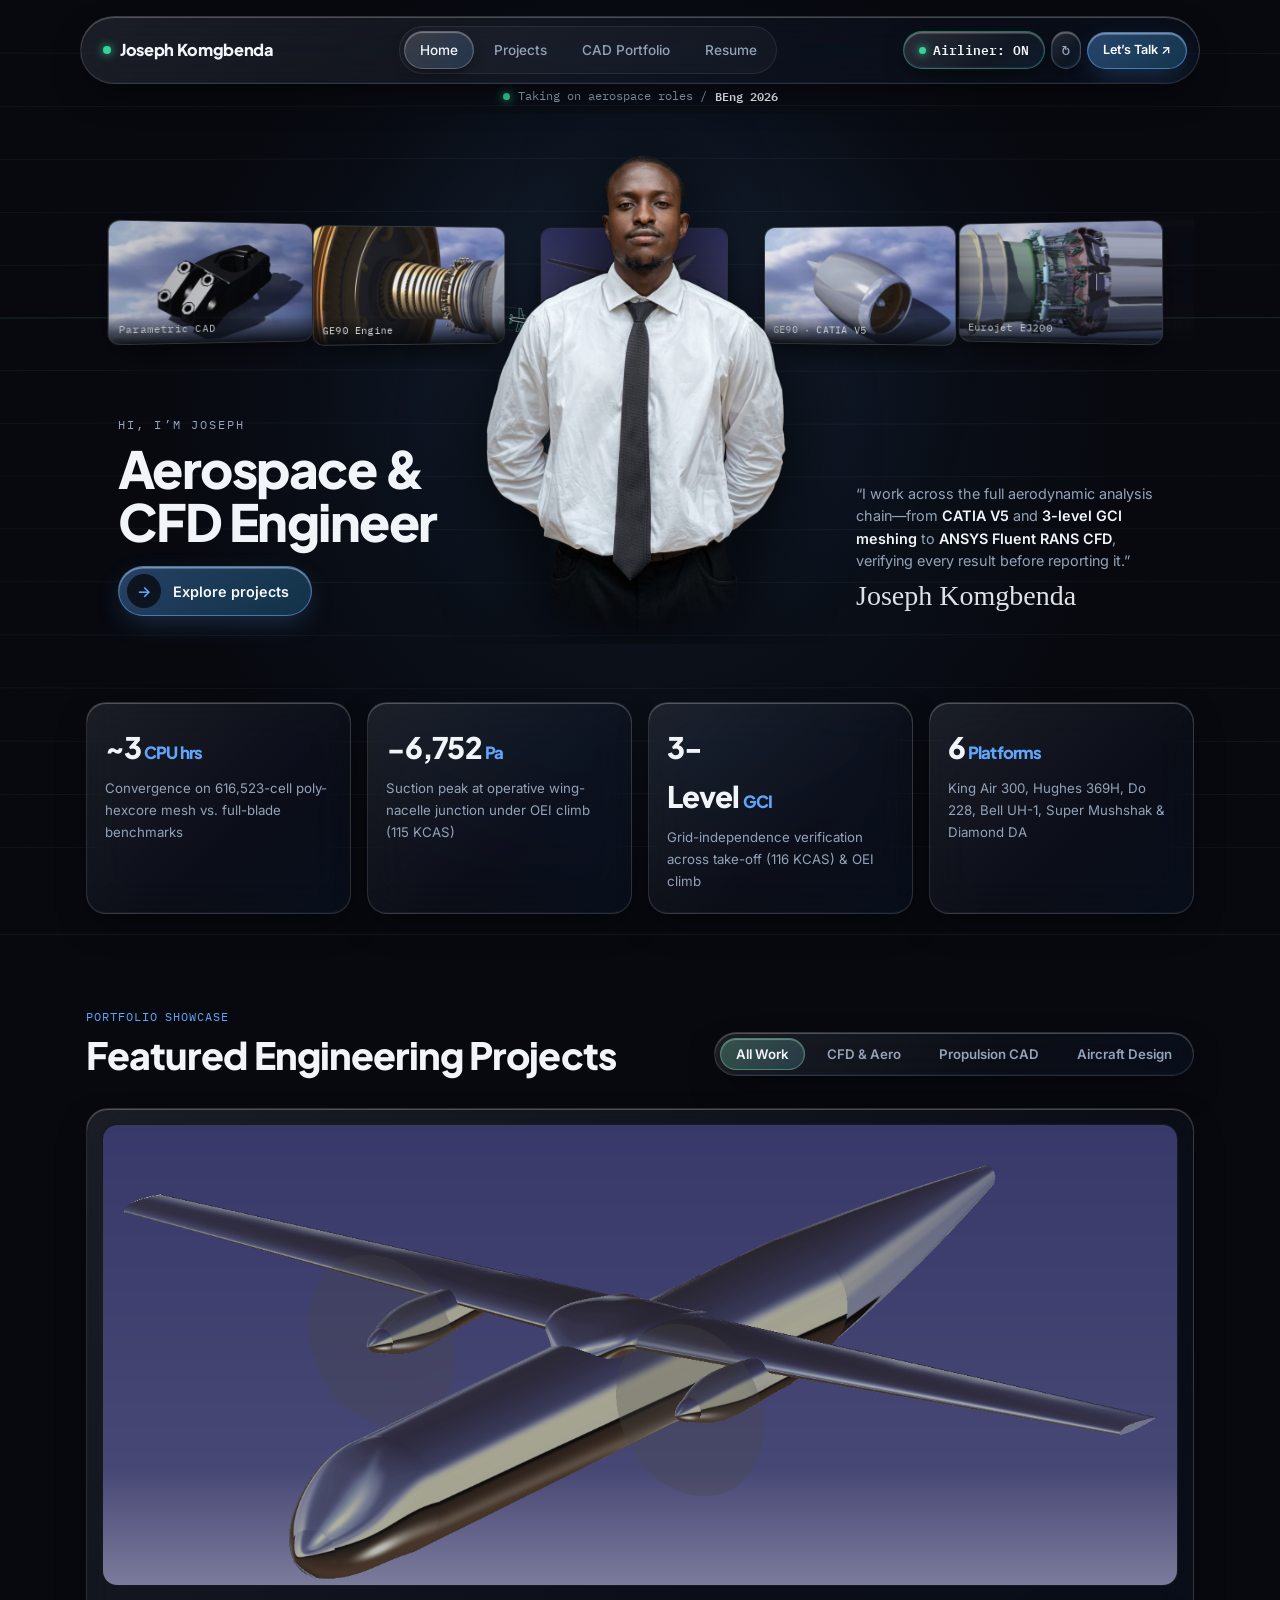
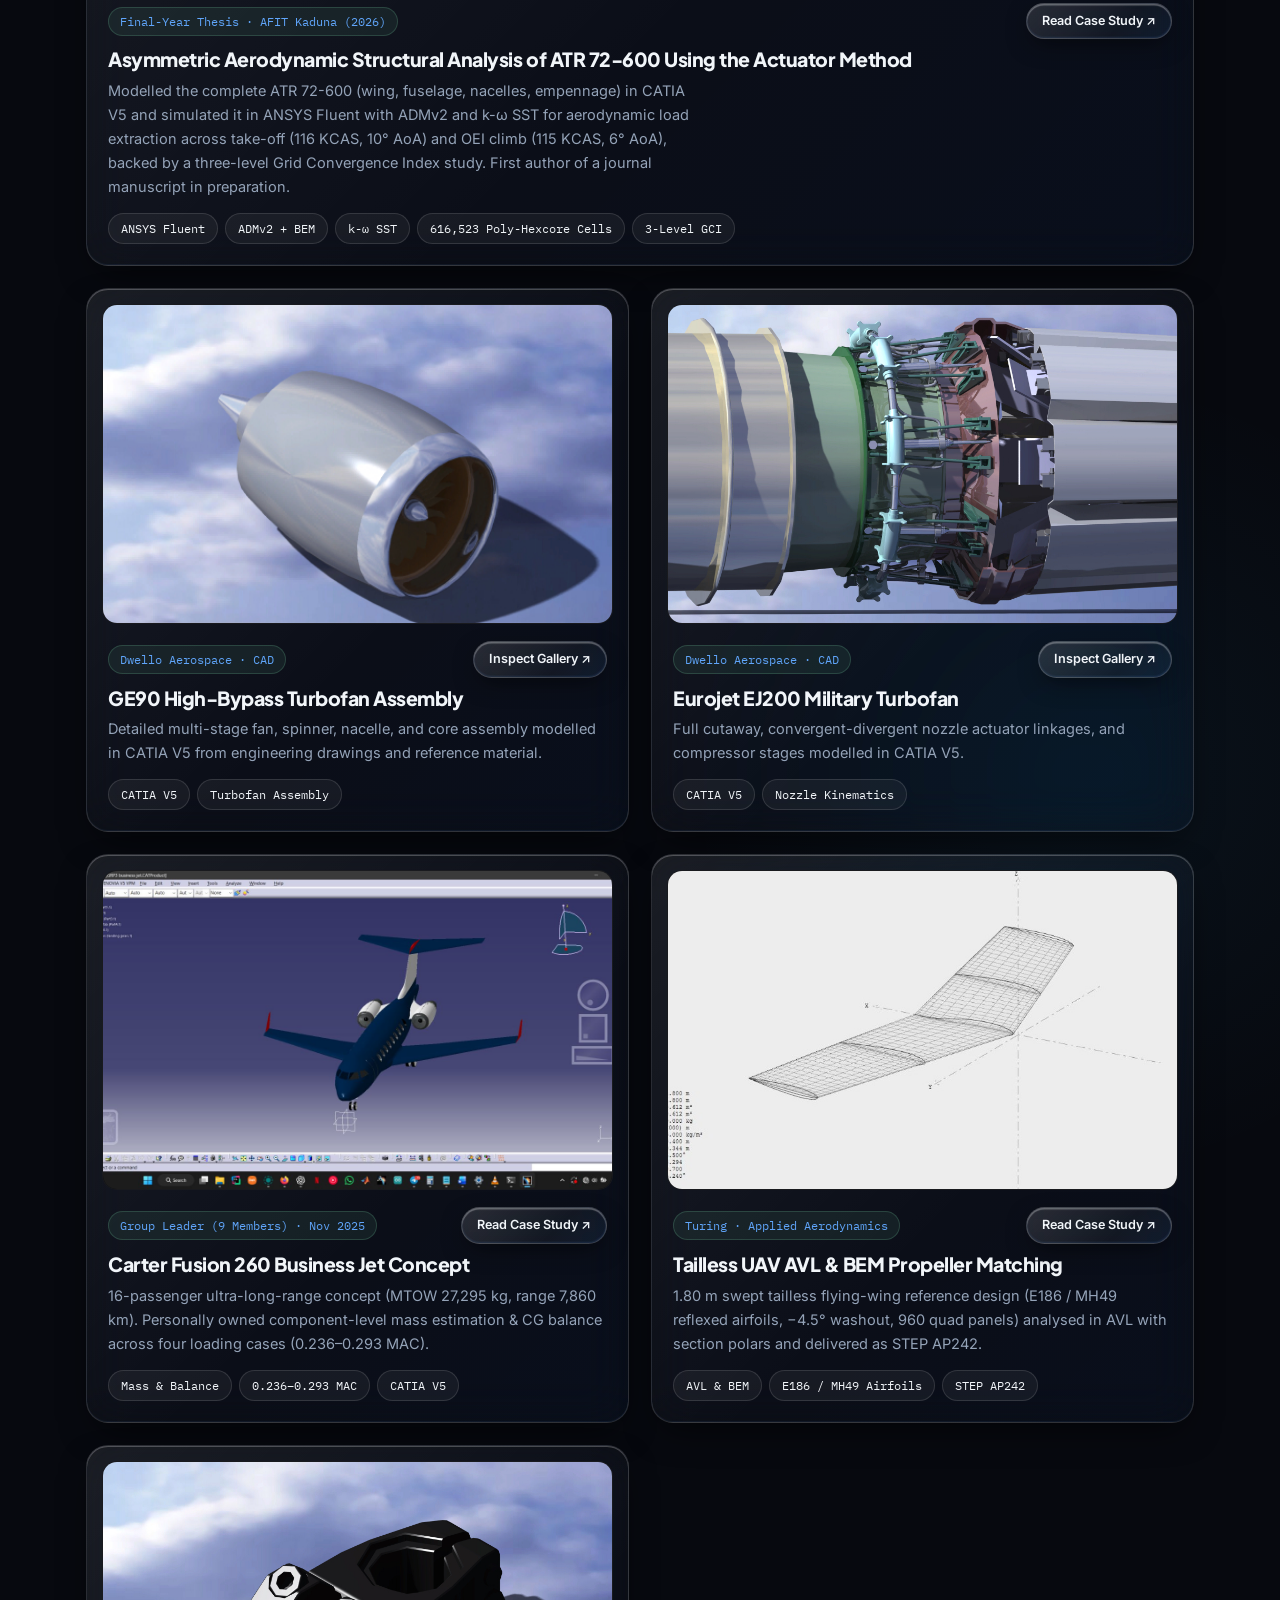
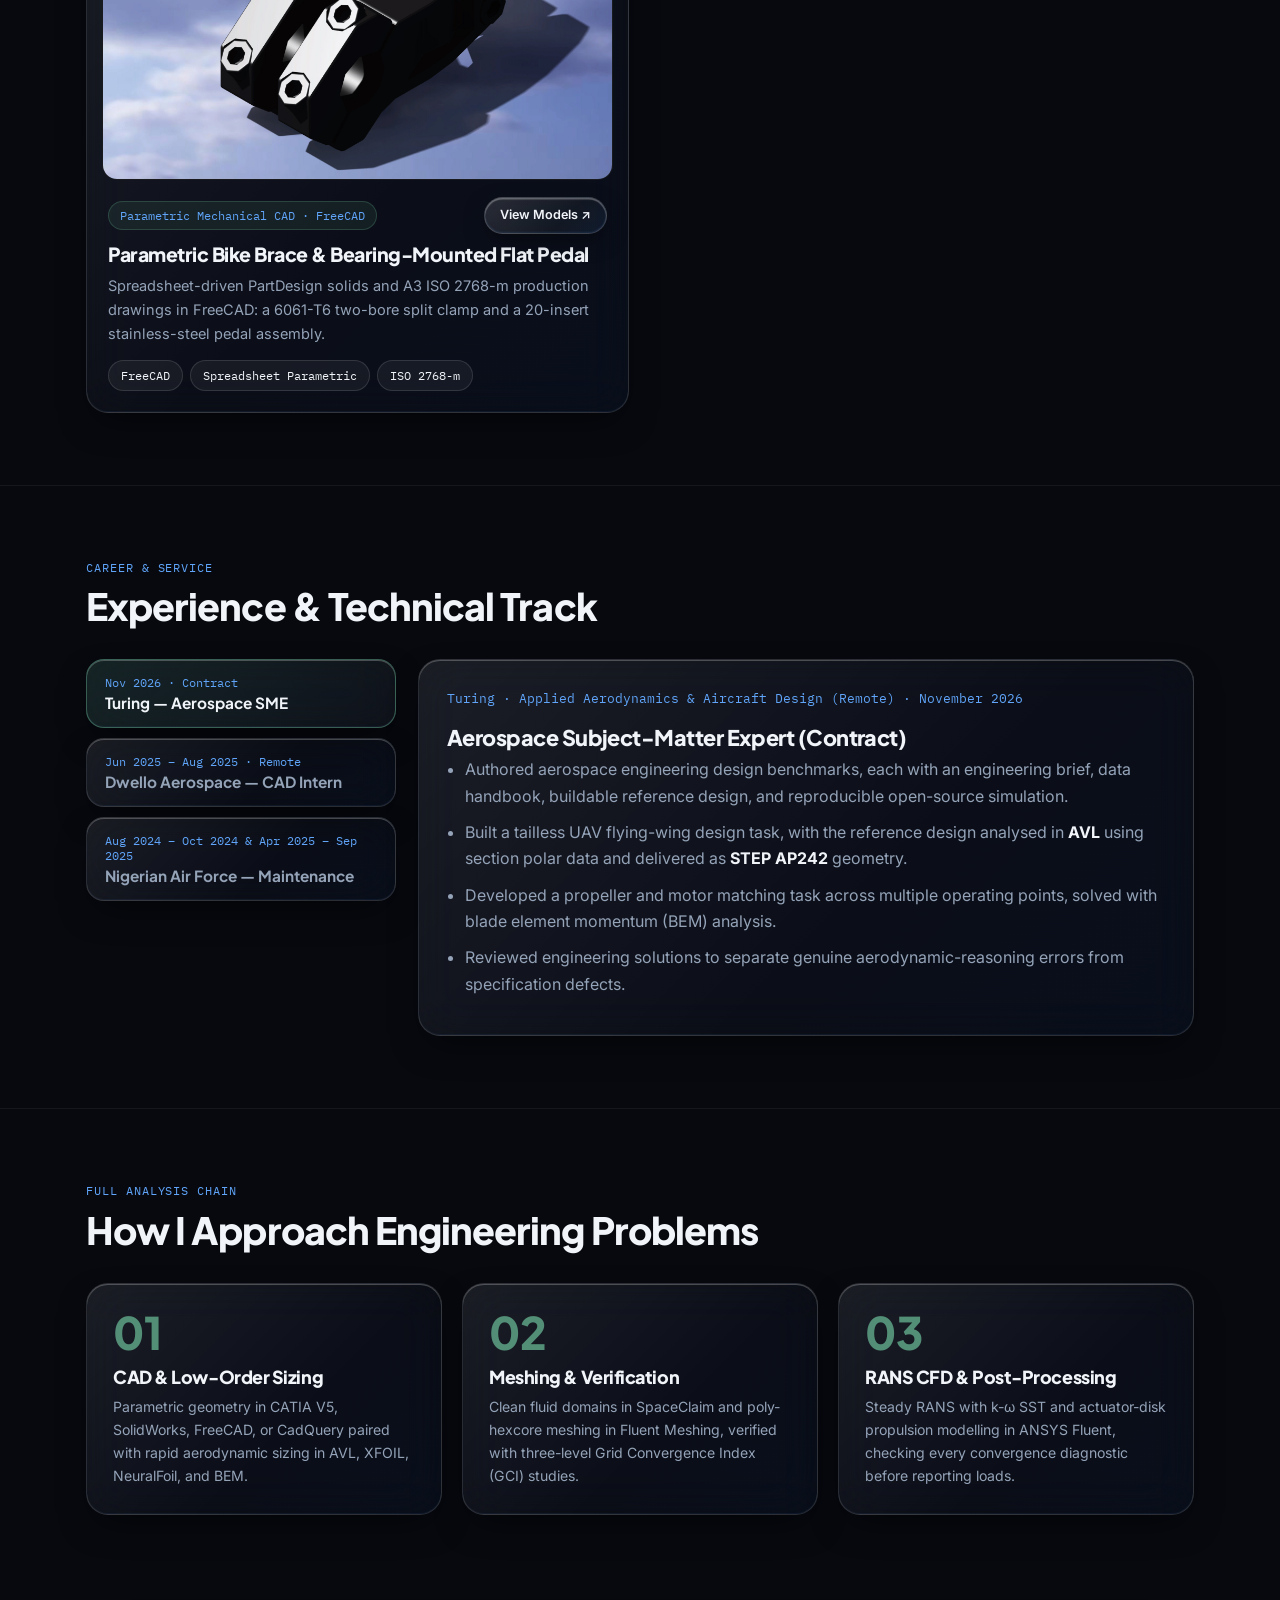
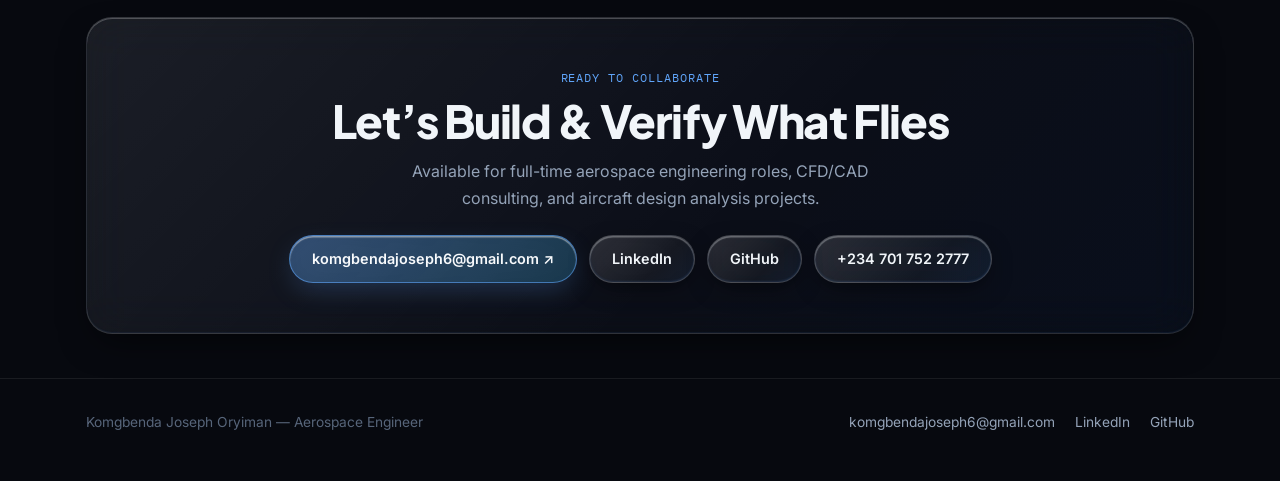
<file: index.html>
<!DOCTYPE html>
<html lang="en">
<head>
<meta charset="UTF-8">
<meta name="viewport" content="width=device-width, initial-scale=1">
<title>Komgbenda Joseph Oryiman — Aerospace Engineer | CFD, Aerodynamics &amp; Propulsion CAD</title>
<meta name="description" content="Aerospace engineering portfolio of Komgbenda Joseph Oryiman: ATR 72-600 propeller slipstream CFD, AVL/XFOIL/BEM low-order aerodynamics, and CATIA V5 turbofan modeling.">
<link rel="preconnect" href="https://fonts.googleapis.com">
<link rel="preconnect" href="https://fonts.gstatic.com" crossorigin>
<link href="https://fonts.googleapis.com/css2?family=Plus+Jakarta+Sans:wght@600;700;800&family=Inter:wght@400;500;600&family=IBM+Plex+Mono:wght@400;500;600&display=swap" rel="stylesheet">
<link rel="stylesheet" href="style.css">
</head>
<body>

<canvas id="airflow-canvas"></canvas>

<div class="page-content">
  <div class="nav-shell">
    <nav class="top-pill liquid-glass">
      <a class="brand" href="index.html">
        <span class="brand-dot"></span>
        Joseph Komgbenda
      </a>
      <div class="nav-tabs">
        <a class="nav-tab active" href="index.html" aria-current="page">Home</a>
        <a class="nav-tab" href="projects.html">Projects</a>
        <a class="nav-tab" href="cad-portfolio.html">CAD Portfolio</a>
        <a class="nav-tab" href="resume.html">Resume</a>
      </div>
      <a class="liquid-btn primary sm" href="#contact">Let’s Talk ↗</a>
    </nav>
  </div>

  <header class="hero" id="home">
    <div class="wrap">
      <div class="hero-top-meta">
        <span class="meta-item">
          <span class="pulse-dot"></span>
          Taking on aerospace roles / <b>BEng 2026</b>
        </span>
      </div>

      <div class="hero-panorama">
        <!-- 3D Curved Arc of CAD & CFD Screens Passing Behind Foreground Portrait -->
        <div class="hero-arc-viewport">
          <div class="hero-arc-track">
            <a class="arc-card" href="project-atr72.html">
              <img src="assets/atr-model ansys.png" alt="ATR 72-600 CFD Model">
              <span class="arc-cap">ATR 72-600 · OEI CFD</span>
            </a>
            <a class="arc-card" href="cad-portfolio.html#ge90">
              <img src="assets/ge90-iso.jpg" alt="GE90 Turbofan Assembly">
              <span class="arc-cap">GE90 · CATIA V5</span>
            </a>
            <a class="arc-card" href="cad-portfolio.html#ej200">
              <img src="assets/ej200-cutaway.jpg" alt="Eurojet EJ200 Cutaway">
              <span class="arc-cap">Eurojet EJ200</span>
            </a>
            <a class="arc-card" href="project-carter260.html">
              <img src="assets/carter260-iso.jpg" alt="Carter Fusion 260 Business Jet">
              <span class="arc-cap">Carter Fusion 260</span>
            </a>
            <a class="arc-card" href="cad-portfolio.html#side-quests">
              <img src="assets/bike brace.jpg" alt="Parametric Split Clamp">
              <span class="arc-cap">Parametric CAD</span>
            </a>
            <a class="arc-card" href="cad-portfolio.html#ge90">
              <img src="assets/ge90-inter.jpg" alt="GE90 Engine 3D Cutout">
              <span class="arc-cap">GE90 Engine</span>
            </a>
          </div>
        </div>

        <!-- High-Resolution Studio Front-Facing Cutout Portrait in Foreground -->
        <div class="hero-portrait-center">
          <img src="assets/joe-cutout.png" alt="Komgbenda Joseph Oryiman">
        </div>

        <!-- Bottom-Left Title & Pill CTA + Bottom-Right Clean Quote & Signature -->
        <div class="hero-foreground-grid">
          <div class="hero-col-left">
            <div class="hero-greeting">HI, I’M JOSEPH</div>
            <h1>Aerospace &amp;<br>CFD Engineer</h1>
            <a class="liquid-btn primary hero-cta-pill" href="projects.html">
              <span class="arrow-circle">&rarr;</span>
              <span>Explore projects</span>
            </a>
          </div>

          <div></div>

          <div class="hero-col-right">
            <p class="hero-quote">
              &ldquo;I work across the full aerodynamic analysis chain&mdash;from <b>CATIA V5</b> and
              <b>3-level GCI meshing</b> to <b>ANSYS Fluent RANS CFD</b>,
              verifying every result before reporting it.&rdquo;
            </p>
            <div class="hero-signature">Joseph Komgbenda</div>
          </div>
        </div>
      </div>
    </div>
  </header>

  <div class="wrap">
    <div class="stats-grid">
      <div class="stat-card liquid-glass">
        <div class="stat-top">
          <div class="stat-val">~3<span>CPU hrs</span></div>
          <span class="telemetry-hint">vs. 170–3,100h</span>
        </div>
        <div class="stat-lbl">Convergence on 616,523-cell poly-hexcore mesh vs. full-blade benchmarks</div>
      </div>
      <div class="stat-card liquid-glass">
        <div class="stat-top">
          <div class="stat-val">&minus;6,752<span>Pa</span></div>
          <span class="telemetry-hint">TKE 35.9 m&sup2;/s&sup2;</span>
        </div>
        <div class="stat-lbl">Suction peak at operative wing-nacelle junction under OEI climb (115 KCAS)</div>
      </div>
      <div class="stat-card liquid-glass">
        <div class="stat-top">
          <div class="stat-val">3-Level<span>GCI</span></div>
          <span class="telemetry-hint">AoA 6&deg; &amp; 10&deg;</span>
        </div>
        <div class="stat-lbl">Grid-independence verification across take-off (116 KCAS) &amp; OEI climb</div>
      </div>
      <div class="stat-card liquid-glass">
        <div class="stat-top">
          <div class="stat-val">6<span>Platforms</span></div>
          <span class="telemetry-hint">307 EAG · 431 EG</span>
        </div>
        <div class="stat-lbl">King Air 300, Hughes 369H, Do 228, Bell UH-1, Super Mushshak &amp; Diamond DA</div>
      </div>
    </div>
  </div>

  <section class="sec" id="projects">
    <div class="wrap">
      <div class="sec-head">
        <div>
          <span class="sec-tag">Portfolio Showcase</span>
          <h2>Featured Engineering Projects</h2>
        </div>
        <div class="filter-bar liquid-glass" role="tablist">
          <button class="filter-pill active" data-filter="all">All Work</button>
          <button class="filter-pill" data-filter="cfd">CFD &amp; Aero</button>
          <button class="filter-pill" data-filter="cad">Propulsion CAD</button>
          <button class="filter-pill" data-filter="design">Aircraft Design</button>
        </div>
      </div>

      <div class="proj-grid">
        <article class="proj-card wide liquid-glass" data-cat="cfd">
          <div class="proj-thumb">
            <img src="assets/atr-model ansys.png" alt="ATR 72-600 CATIA V5 and ANSYS Fluent model">
          </div>
          <div class="proj-body">
            <div class="proj-meta">
              <span class="proj-tag">Final-Year Thesis · AFIT Kaduna (2026)</span>
              <a class="liquid-btn sm" href="project-atr72.html">Read Case Study ↗</a>
            </div>
            <h3>Asymmetric Aerodynamic Structural Analysis of ATR 72-600 Using the Actuator Method</h3>
            <p>
              Modelled the complete ATR 72-600 (wing, fuselage, nacelles, empennage) in CATIA V5 and simulated it in ANSYS Fluent
              with ADMv2 and k-&omega; SST for aerodynamic load extraction across take-off (116 KCAS, 10&deg; AoA) and OEI climb
              (115 KCAS, 6&deg; AoA), backed by a three-level Grid Convergence Index study. First author of a journal manuscript in preparation.
            </p>
            <div class="chip-list">
              <span class="glass-chip">ANSYS Fluent</span>
              <span class="glass-chip">ADMv2 + BEM</span>
              <span class="glass-chip">k-&omega; SST</span>
              <span class="glass-chip">616,523 Poly-Hexcore Cells</span>
              <span class="glass-chip">3-Level GCI</span>
            </div>
          </div>
        </article>

        <article class="proj-card liquid-glass" data-cat="cad">
          <div class="proj-thumb">
            <img src="assets/ge90-iso.jpg" alt="GE90 Turbofan CATIA V5">
          </div>
          <div class="proj-body">
            <div class="proj-meta">
              <span class="proj-tag">Dwello Aerospace · CAD</span>
              <a class="liquid-btn sm" href="cad-portfolio.html">Inspect Gallery ↗</a>
            </div>
            <h3>GE90 High-Bypass Turbofan Assembly</h3>
            <p>Detailed multi-stage fan, spinner, nacelle, and core assembly modelled in CATIA V5 from engineering drawings and reference material.</p>
            <div class="chip-list">
              <span class="glass-chip">CATIA V5</span>
              <span class="glass-chip">Turbofan Assembly</span>
            </div>
          </div>
        </article>

        <article class="proj-card liquid-glass" data-cat="cad">
          <div class="proj-thumb">
            <img src="assets/ej200-cutaway.jpg" alt="Eurojet EJ200 Cutaway">
          </div>
          <div class="proj-body">
            <div class="proj-meta">
              <span class="proj-tag">Dwello Aerospace · CAD</span>
              <a class="liquid-btn sm" href="cad-portfolio.html#ej200">Inspect Gallery ↗</a>
            </div>
            <h3>Eurojet EJ200 Military Turbofan</h3>
            <p>Full cutaway, convergent-divergent nozzle actuator linkages, and compressor stages modelled in CATIA V5.</p>
            <div class="chip-list">
              <span class="glass-chip">CATIA V5</span>
              <span class="glass-chip">Nozzle Kinematics</span>
            </div>
          </div>
        </article>

        <article class="proj-card liquid-glass" data-cat="design">
          <div class="proj-thumb">
            <img src="assets/carter260-iso.jpg" alt="Carter Fusion 260 Business Jet">
          </div>
          <div class="proj-body">
            <div class="proj-meta">
              <span class="proj-tag">Group Leader (9 Members) · Nov 2025</span>
              <a class="liquid-btn sm" href="project-carter260.html">Read Case Study ↗</a>
            </div>
            <h3>Carter Fusion 260 Business Jet Concept</h3>
            <p>16-passenger ultra-long-range concept (MTOW 27,295 kg, range 7,860 km). Personally owned component-level mass estimation &amp; CG balance across four loading cases (0.236–0.293 MAC).</p>
            <div class="chip-list">
              <span class="glass-chip">Mass &amp; Balance</span>
              <span class="glass-chip">0.236–0.293 MAC</span>
              <span class="glass-chip">CATIA V5</span>
            </div>
          </div>
        </article>

        <article class="proj-card liquid-glass" data-cat="cfd">
          <div class="proj-thumb">
            <img src="assets/uav-wing-mesh.jpg" alt="Tailless UAV 960-quad-panel aerodynamic mesh">
          </div>
          <div class="proj-body">
            <div class="proj-meta">
              <span class="proj-tag">Turing · Applied Aerodynamics</span>
              <a class="liquid-btn sm" href="project-uav.html">Read Case Study ↗</a>
            </div>
            <h3>Tailless UAV AVL &amp; BEM Propeller Matching</h3>
            <p>1.80 m swept tailless flying-wing reference design (E186 / MH49 reflexed airfoils, &minus;4.5&deg; washout, 960 quad panels) analysed in AVL with section polars and delivered as STEP AP242.</p>
            <div class="chip-list">
              <span class="glass-chip">AVL &amp; BEM</span>
              <span class="glass-chip">E186 / MH49 Airfoils</span>
              <span class="glass-chip">STEP AP242</span>
            </div>
          </div>
        </article>

        <article class="proj-card liquid-glass" data-cat="cad">
          <div class="proj-thumb">
            <img src="assets/bike brace.jpg" alt="Parametric FreeCAD Mechanical Assemblies">
          </div>
          <div class="proj-body">
            <div class="proj-meta">
              <span class="proj-tag">Parametric Mechanical CAD · FreeCAD</span>
              <a class="liquid-btn sm" href="cad-portfolio.html#side-quests">View Models ↗</a>
            </div>
            <h3>Parametric Bike Brace &amp; Bearing-Mounted Flat Pedal</h3>
            <p>Spreadsheet-driven PartDesign solids and A3 ISO 2768-m production drawings in FreeCAD: a 6061-T6 two-bore split clamp and a 20-insert stainless-steel pedal assembly.</p>
            <div class="chip-list">
              <span class="glass-chip">FreeCAD</span>
              <span class="glass-chip">Spreadsheet Parametric</span>
              <span class="glass-chip">ISO 2768-m</span>
            </div>
          </div>
        </article>
      </div>
    </div>
  </section>

  <section class="sec" id="experience">
    <div class="wrap">
      <div class="sec-head">
        <div>
          <span class="sec-tag">Career &amp; Service</span>
          <h2>Experience &amp; Technical Track</h2>
        </div>
      </div>

      <div class="exp-layout">
        <div class="exp-tab-list" role="tablist">
          <button class="exp-tab-btn liquid-glass active" data-exp="turing">
            <span class="when">Nov 2026 · Contract</span>
            <strong>Turing — Aerospace SME</strong>
          </button>
          <button class="exp-tab-btn liquid-glass" data-exp="dwello">
            <span class="when">Jun 2025 – Aug 2025 · Remote</span>
            <strong>Dwello Aerospace — CAD Intern</strong>
          </button>
          <button class="exp-tab-btn liquid-glass" data-exp="naf">
            <span class="when">Aug 2024 – Oct 2024 &amp; Apr 2025 – Sep 2025</span>
            <strong>Nigerian Air Force — Maintenance</strong>
          </button>
        </div>

        <div>
          <div class="exp-panel liquid-glass active" id="exp-turing">
            <div class="org">Turing · Applied Aerodynamics &amp; Aircraft Design (Remote) · November 2026</div>
            <h3>Aerospace Subject-Matter Expert (Contract)</h3>
            <ul>
              <li>Authored aerospace engineering design benchmarks, each with an engineering brief, data handbook, buildable reference design, and reproducible open-source simulation.</li>
              <li>Built a tailless UAV flying-wing design task, with the reference design analysed in <b>AVL</b> using section polar data and delivered as <b>STEP AP242</b> geometry.</li>
              <li>Developed a propeller and motor matching task across multiple operating points, solved with blade element momentum (BEM) analysis.</li>
              <li>Reviewed engineering solutions to separate genuine aerodynamic-reasoning errors from specification defects.</li>
            </ul>
          </div>

          <div class="exp-panel liquid-glass" id="exp-dwello">
            <div class="org">Dwello Aerospace · June 2025 – August 2025</div>
            <h3>Remote CAD Engineering Intern</h3>
            <ul>
              <li>Built detailed <b>CATIA V5</b> models of the <b>GE90</b> and <b>Eurojet EJ200</b> turbofan engines from engineering drawings and reference material.</li>
              <li>Delivered multi-view assemblies and fan/core cutaway visualisations for technical design reviews.</li>
            </ul>
          </div>

          <div class="exp-panel liquid-glass" id="exp-naf">
            <div class="org">Nigerian Air Force · 307 Executive Airlift Group (Apr–Sep 2025) &amp; 431 Engineering Group (Aug–Oct 2024)</div>
            <h3>Aircraft Maintenance (Nine Months Total)</h3>
            <ul>
              <li>Nine months of maintenance work across <b>six platforms</b>: King Air 300, Hughes 369H, Do 228, Bell UH-1, Super Mushshak, and Diamond DA.</li>
              <li>Executed scheduled inspections, maintenance records, and engineering documentation across both NAF commands.</li>
            </ul>
          </div>
        </div>
      </div>
    </div>
  </section>

  <section class="sec" id="process">
    <div class="wrap">
      <div class="sec-head">
        <div>
          <span class="sec-tag">Full Analysis Chain</span>
          <h2>How I Approach Engineering Problems</h2>
        </div>
      </div>
      <div class="process-grid">
        <div class="process-card liquid-glass">
          <div class="process-num">01</div>
          <h3>CAD &amp; Low-Order Sizing</h3>
          <p>Parametric geometry in CATIA V5, SolidWorks, FreeCAD, or CadQuery paired with rapid aerodynamic sizing in AVL, XFOIL, NeuralFoil, and BEM.</p>
        </div>
        <div class="process-card liquid-glass">
          <div class="process-num">02</div>
          <h3>Meshing &amp; Verification</h3>
          <p>Clean fluid domains in SpaceClaim and poly-hexcore meshing in Fluent Meshing, verified with three-level Grid Convergence Index (GCI) studies.</p>
        </div>
        <div class="process-card liquid-glass">
          <div class="process-num">03</div>
          <h3>RANS CFD &amp; Post-Processing</h3>
          <p>Steady RANS with k-&omega; SST and actuator-disk propulsion modelling in ANSYS Fluent, checking every convergence diagnostic before reporting loads.</p>
        </div>
      </div>
    </div>
  </section>

  <div class="wrap" id="contact">
    <div class="cta-box liquid-glass">
      <span class="sec-tag">Ready to Collaborate</span>
      <h2>Let’s Build &amp; Verify What Flies</h2>
      <p>Available for full-time aerospace engineering roles, CFD/CAD consulting, and aircraft design analysis projects.</p>
      <div class="cta-actions">
        <a class="liquid-btn primary" href="mailto:komgbendajoseph6@gmail.com">komgbendajoseph6@gmail.com ↗</a>
        <a class="liquid-btn" href="https://www.linkedin.com/in/joseph-komgbenda-38bb41287/" target="_blank" rel="noopener">LinkedIn</a>
        <a class="liquid-btn" href="https://github.com/Joe47122" target="_blank" rel="noopener">GitHub</a>
        <a class="liquid-btn" href="tel:+2347017522777">+234 701 752 2777</a>
      </div>
    </div>
  </div>

  <footer class="site-footer">
    <div class="wrap footer-inner">
      <p>Komgbenda Joseph Oryiman &mdash; Aerospace Engineer</p>
      <div class="footer-links">
        <a href="mailto:komgbendajoseph6@gmail.com">komgbendajoseph6@gmail.com</a>
        <a href="https://www.linkedin.com/in/joseph-komgbenda-38bb41287/" target="_blank" rel="noopener">LinkedIn</a>
        <a href="https://github.com/Joe47122" target="_blank" rel="noopener">GitHub</a>
      </div>
    </div>
  </footer>
</div>

<script src="app.js"></script>
</body>
</html>
</file>
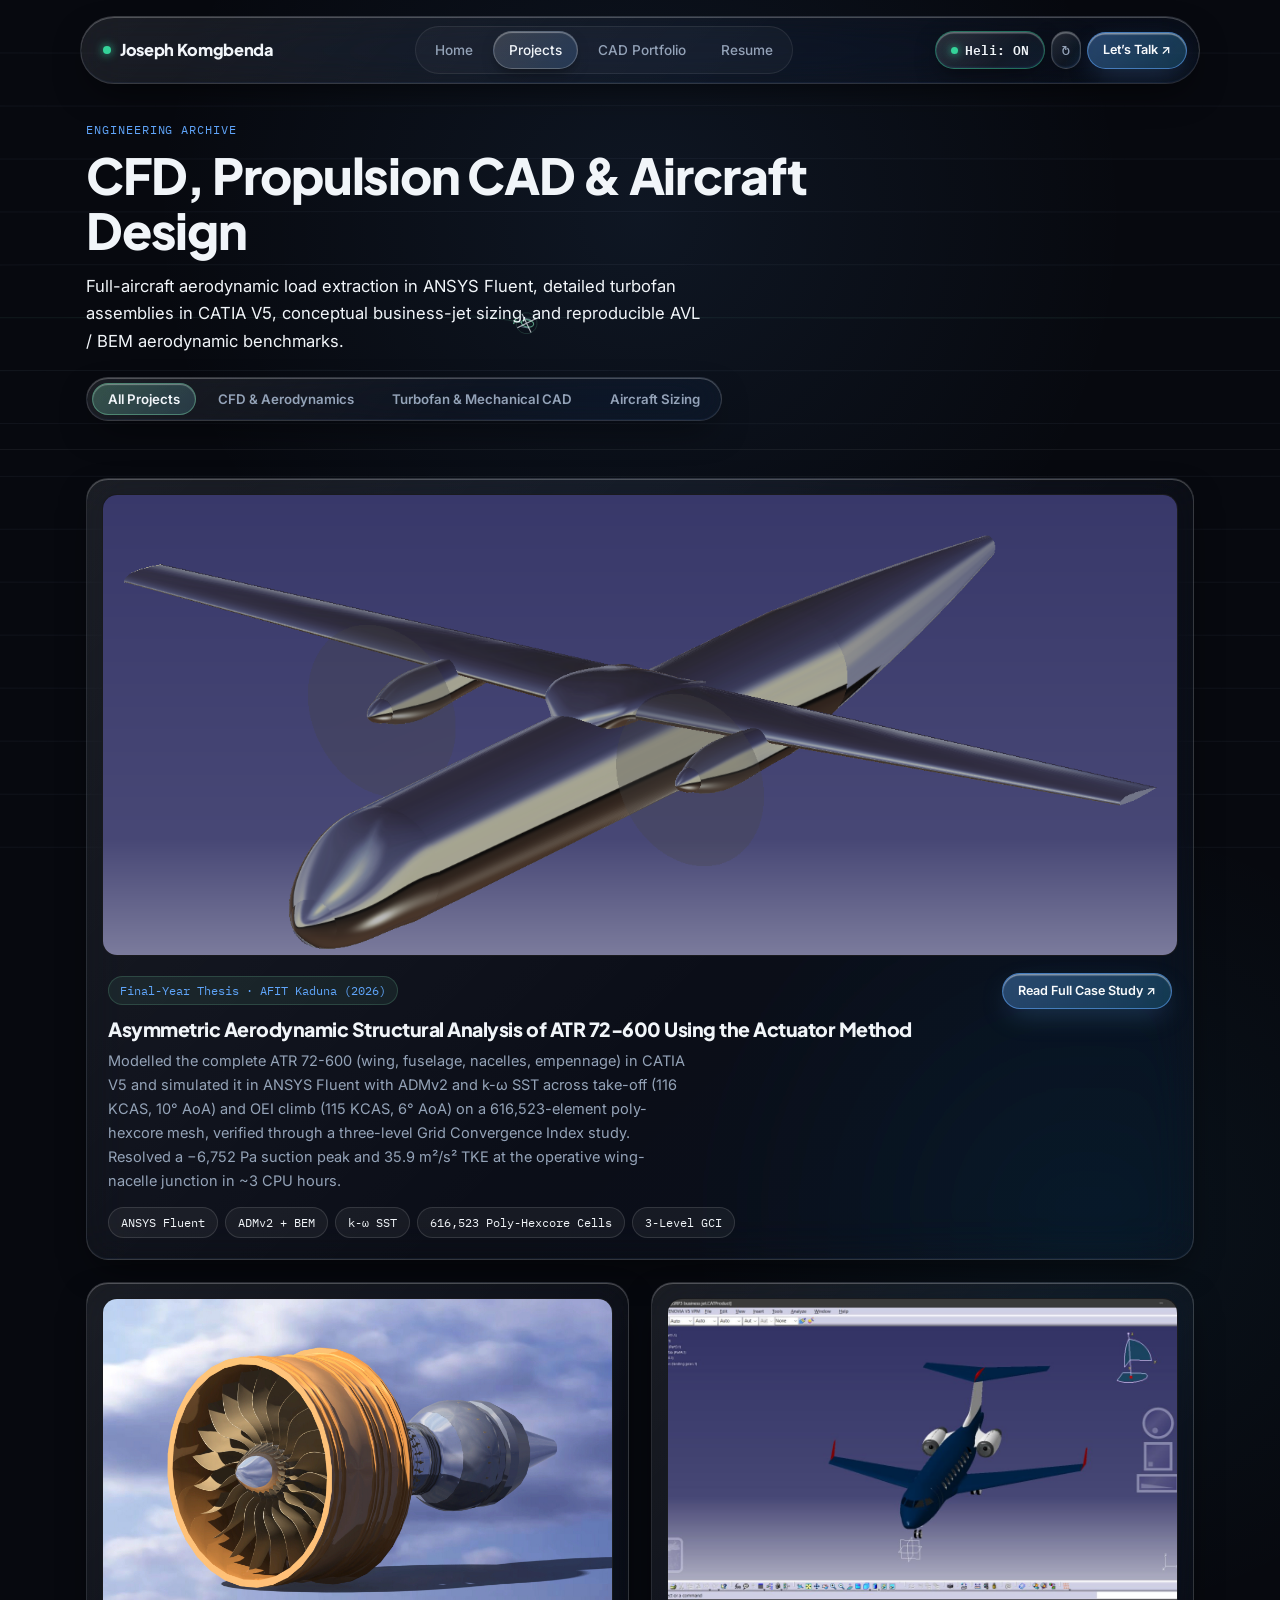
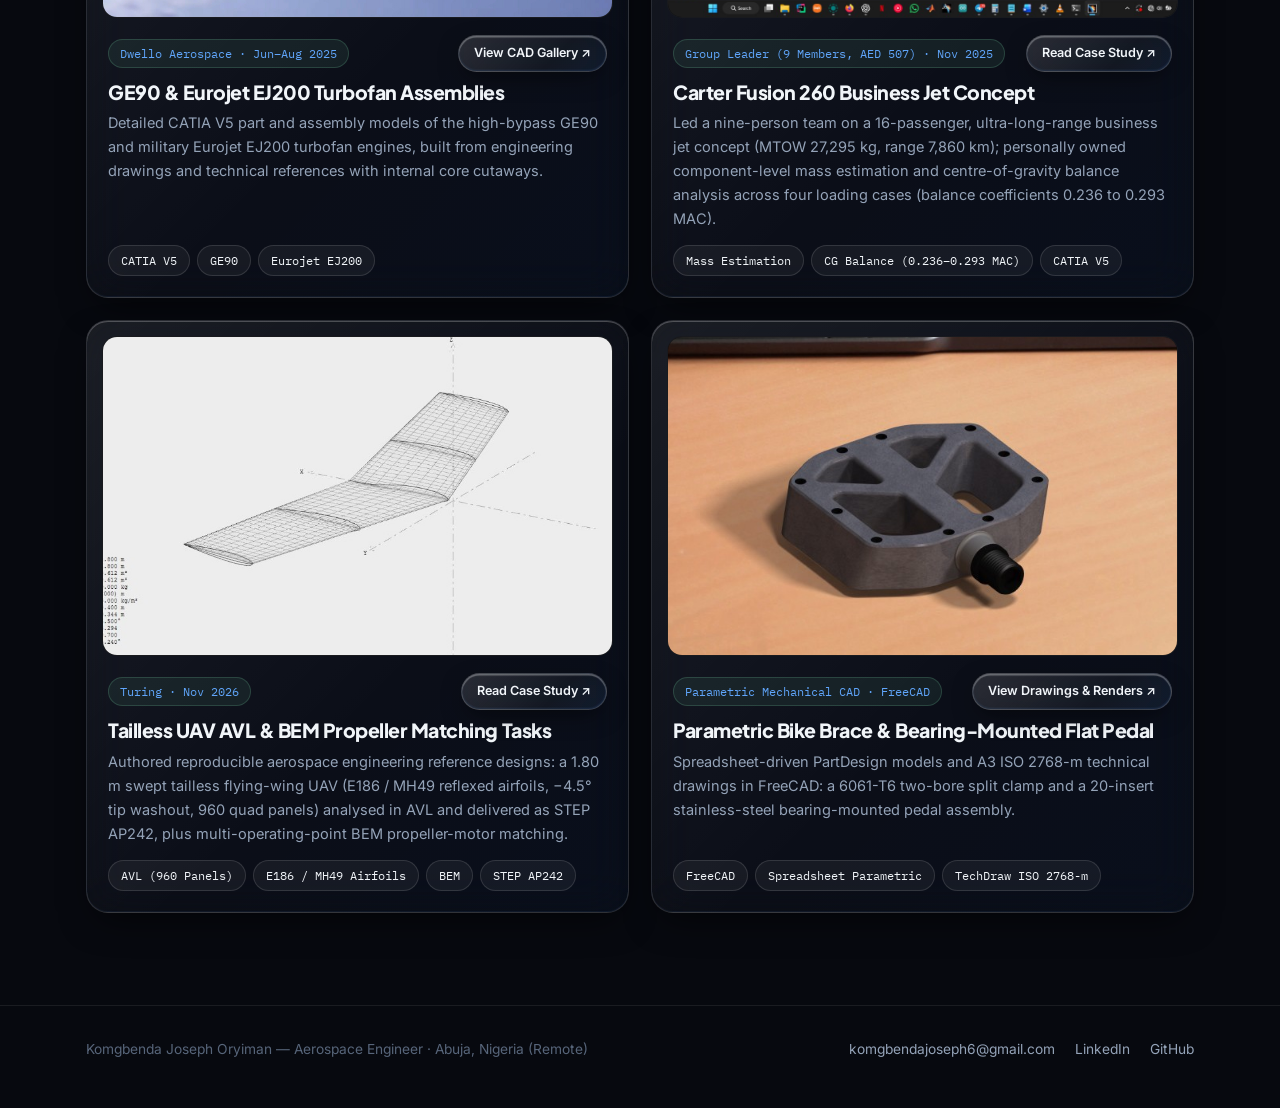
<file: projects.html>
<!DOCTYPE html>
<html lang="en">
<head>
<meta charset="UTF-8">
<meta name="viewport" content="width=device-width, initial-scale=1">
<title>Projects — Komgbenda Joseph Oryiman</title>
<meta name="description" content="Aerospace engineering projects: ATR 72-600 CFD thesis, GE90 and Eurojet EJ200 CAD modeling, Carter Fusion 260 conceptual design, and AVL UAV tasks.">
<link rel="preconnect" href="https://fonts.googleapis.com">
<link rel="preconnect" href="https://fonts.gstatic.com" crossorigin>
<link href="https://fonts.googleapis.com/css2?family=Plus+Jakarta+Sans:wght@600;700;800&family=Inter:wght@400;500;600&family=IBM+Plex+Mono:wght@400;500;600&display=swap" rel="stylesheet">
<link rel="stylesheet" href="style.css">
</head>
<body>

<canvas id="airflow-canvas"></canvas>

<div class="page-content">
  <div class="nav-shell">
    <nav class="top-pill liquid-glass">
      <a class="brand" href="index.html">
        <span class="brand-dot"></span>
        Joseph Komgbenda
      </a>
      <div class="nav-tabs">
        <a class="nav-tab" href="index.html">Home</a>
        <a class="nav-tab active" href="projects.html" aria-current="page">Projects</a>
        <a class="nav-tab" href="cad-portfolio.html">CAD Portfolio</a>
        <a class="nav-tab" href="resume.html">Resume</a>
      </div>
      <a class="liquid-btn primary sm" href="mailto:komgbendajoseph6@gmail.com">Let’s Talk ↗</a>
    </nav>
  </div>

  <div class="page-head">
    <div class="wrap">
      <span class="kicker">Engineering Archive</span>
      <h1>CFD, Propulsion CAD &amp; Aircraft Design</h1>
      <p class="lede">
        Full-aircraft aerodynamic load extraction in ANSYS Fluent, detailed turbofan assemblies in CATIA V5,
        conceptual business-jet sizing, and reproducible AVL / BEM aerodynamic benchmarks.
      </p>
      <div style="margin-top: 22px;">
        <div class="filter-bar liquid-glass" role="tablist">
          <button class="filter-pill active" data-filter="all">All Projects</button>
          <button class="filter-pill" data-filter="cfd">CFD &amp; Aerodynamics</button>
          <button class="filter-pill" data-filter="cad">Turbofan &amp; Mechanical CAD</button>
          <button class="filter-pill" data-filter="design">Aircraft Sizing</button>
        </div>
      </div>
    </div>
  </div>

  <section class="sec" style="padding-top: 28px;">
    <div class="wrap">
      <div class="proj-grid">
        <article class="proj-card wide liquid-glass" data-cat="cfd">
          <div class="proj-thumb">
            <img src="assets/atr-model ansys.png" alt="ATR 72-600 full-aircraft model">
          </div>
          <div class="proj-body">
            <div class="proj-meta">
              <span class="proj-tag">Final-Year Thesis · AFIT Kaduna (2026)</span>
              <a class="liquid-btn primary sm" href="project-atr72.html">Read Full Case Study ↗</a>
            </div>
            <h3>Asymmetric Aerodynamic Structural Analysis of ATR 72-600 Using the Actuator Method</h3>
            <p>
              Modelled the complete ATR 72-600 (wing, fuselage, nacelles, empennage) in CATIA V5 and simulated it in ANSYS Fluent
              with ADMv2 and k-&omega; SST across take-off (116 KCAS, 10&deg; AoA) and OEI climb (115 KCAS, 6&deg; AoA) on a 616,523-element
              poly-hexcore mesh, verified through a three-level Grid Convergence Index study. Resolved a &minus;6,752 Pa suction peak and
              35.9 m&sup2;/s&sup2; TKE at the operative wing-nacelle junction in ~3 CPU hours.
            </p>
            <div class="chip-list">
              <span class="glass-chip">ANSYS Fluent</span>
              <span class="glass-chip">ADMv2 + BEM</span>
              <span class="glass-chip">k-&omega; SST</span>
              <span class="glass-chip">616,523 Poly-Hexcore Cells</span>
              <span class="glass-chip">3-Level GCI</span>
            </div>
          </div>
        </article>

        <article class="proj-card liquid-glass" data-cat="cad">
          <div class="proj-thumb">
            <img src="assets/ge90-iso2.jpg" alt="GE90 turbofan CAD model">
          </div>
          <div class="proj-body">
            <div class="proj-meta">
              <span class="proj-tag">Dwello Aerospace · Jun–Aug 2025</span>
              <a class="liquid-btn sm" href="cad-portfolio.html">View CAD Gallery ↗</a>
            </div>
            <h3>GE90 &amp; Eurojet EJ200 Turbofan Assemblies</h3>
            <p>
              Detailed CATIA V5 part and assembly models of the high-bypass GE90 and military Eurojet EJ200 turbofan engines,
              built from engineering drawings and technical references with internal core cutaways.
            </p>
            <div class="chip-list">
              <span class="glass-chip">CATIA V5</span>
              <span class="glass-chip">GE90</span>
              <span class="glass-chip">Eurojet EJ200</span>
            </div>
          </div>
        </article>

        <article class="proj-card liquid-glass" data-cat="design">
          <div class="proj-thumb">
            <img src="assets/carter260-iso.jpg" alt="Carter Fusion 260 CAD model">
          </div>
          <div class="proj-body">
            <div class="proj-meta">
              <span class="proj-tag">Group Leader (9 Members, AED 507) · Nov 2025</span>
              <a class="liquid-btn sm" href="project-carter260.html">Read Case Study ↗</a>
            </div>
            <h3>Carter Fusion 260 Business Jet Concept</h3>
            <p>
              Led a nine-person team on a 16-passenger, ultra-long-range business jet concept (MTOW 27,295 kg, range 7,860 km);
              personally owned component-level mass estimation and centre-of-gravity balance analysis across four loading cases
              (balance coefficients 0.236 to 0.293 MAC).
            </p>
            <div class="chip-list">
              <span class="glass-chip">Mass Estimation</span>
              <span class="glass-chip">CG Balance (0.236–0.293 MAC)</span>
              <span class="glass-chip">CATIA V5</span>
            </div>
          </div>
        </article>

        <article class="proj-card liquid-glass" data-cat="cfd">
          <div class="proj-thumb">
            <img src="assets/uav-wing-mesh.jpg" alt="Tailless UAV 960-quad-panel aerodynamic mesh">
          </div>
          <div class="proj-body">
            <div class="proj-meta">
              <span class="proj-tag">Turing · Nov 2026</span>
              <a class="liquid-btn sm" href="project-uav.html">Read Case Study ↗</a>
            </div>
            <h3>Tailless UAV AVL &amp; BEM Propeller Matching Tasks</h3>
            <p>
              Authored reproducible aerospace engineering reference designs: a 1.80 m swept tailless flying-wing UAV
              (E186 / MH49 reflexed airfoils, &minus;4.5&deg; tip washout, 960 quad panels) analysed in AVL and delivered as
              STEP AP242, plus multi-operating-point BEM propeller-motor matching.
            </p>
            <div class="chip-list">
              <span class="glass-chip">AVL (960 Panels)</span>
              <span class="glass-chip">E186 / MH49 Airfoils</span>
              <span class="glass-chip">BEM</span>
              <span class="glass-chip">STEP AP242</span>
            </div>
          </div>
        </article>

        <article class="proj-card liquid-glass" data-cat="cad">
          <div class="proj-thumb">
            <img src="assets/bike_pedal_assembly_1.jpg" alt="FreeCAD Flat Bike Pedal Assembly">
          </div>
          <div class="proj-body">
            <div class="proj-meta">
              <span class="proj-tag">Parametric Mechanical CAD · FreeCAD</span>
              <a class="liquid-btn sm" href="cad-portfolio.html#side-quests">View Drawings &amp; Renders ↗</a>
            </div>
            <h3>Parametric Bike Brace &amp; Bearing-Mounted Flat Pedal</h3>
            <p>
              Spreadsheet-driven PartDesign models and A3 ISO 2768-m technical drawings in FreeCAD: a 6061-T6 two-bore split clamp
              and a 20-insert stainless-steel bearing-mounted pedal assembly.
            </p>
            <div class="chip-list">
              <span class="glass-chip">FreeCAD</span>
              <span class="glass-chip">Spreadsheet Parametric</span>
              <span class="glass-chip">TechDraw ISO 2768-m</span>
            </div>
          </div>
        </article>
      </div>
    </div>
  </section>

  <footer class="site-footer">
    <div class="wrap footer-inner">
      <p>Komgbenda Joseph Oryiman &mdash; Aerospace Engineer · Abuja, Nigeria (Remote)</p>
      <div class="footer-links">
        <a href="mailto:komgbendajoseph6@gmail.com">komgbendajoseph6@gmail.com</a>
        <a href="https://www.linkedin.com/in/joseph-komgbenda-38bb41287/" target="_blank" rel="noopener">LinkedIn</a>
        <a href="https://github.com/Joe47122" target="_blank" rel="noopener">GitHub</a>
      </div>
    </div>
  </footer>
</div>

<script src="app.js"></script>
</body>
</html>
</file>
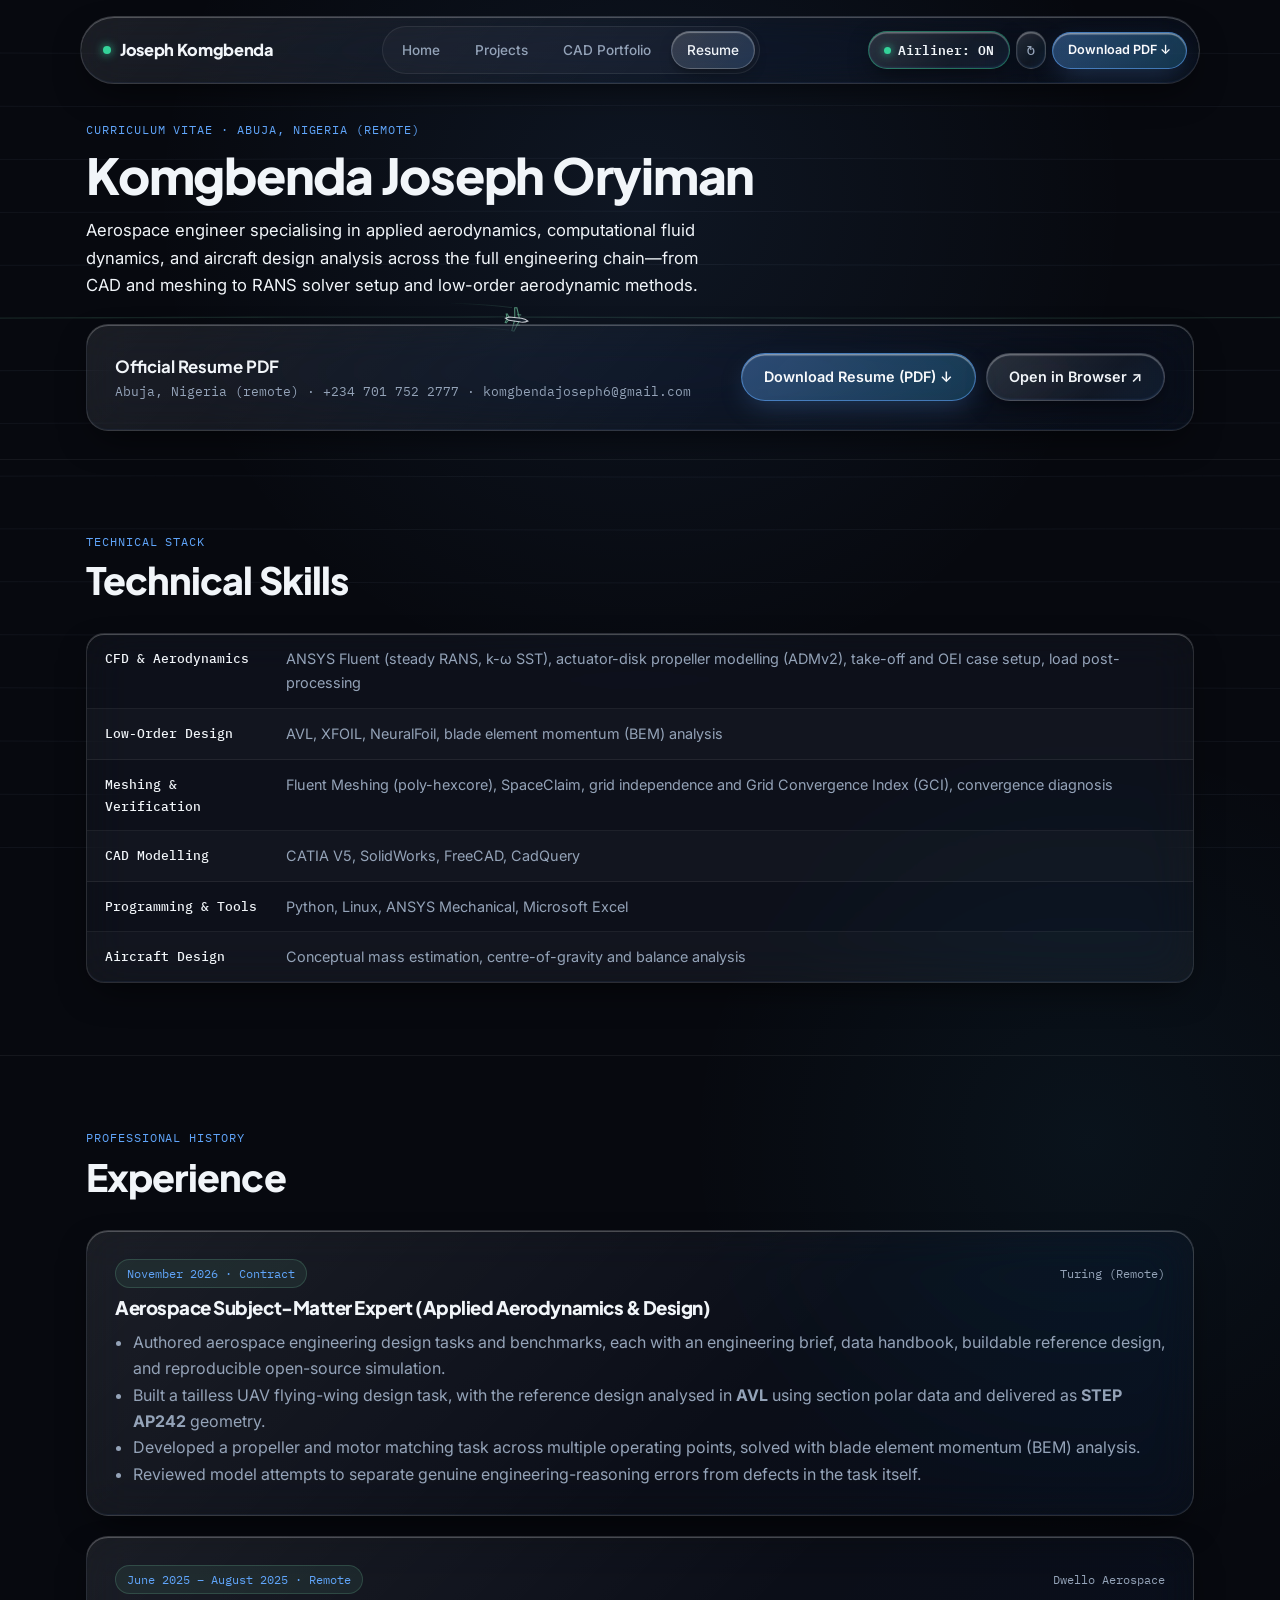
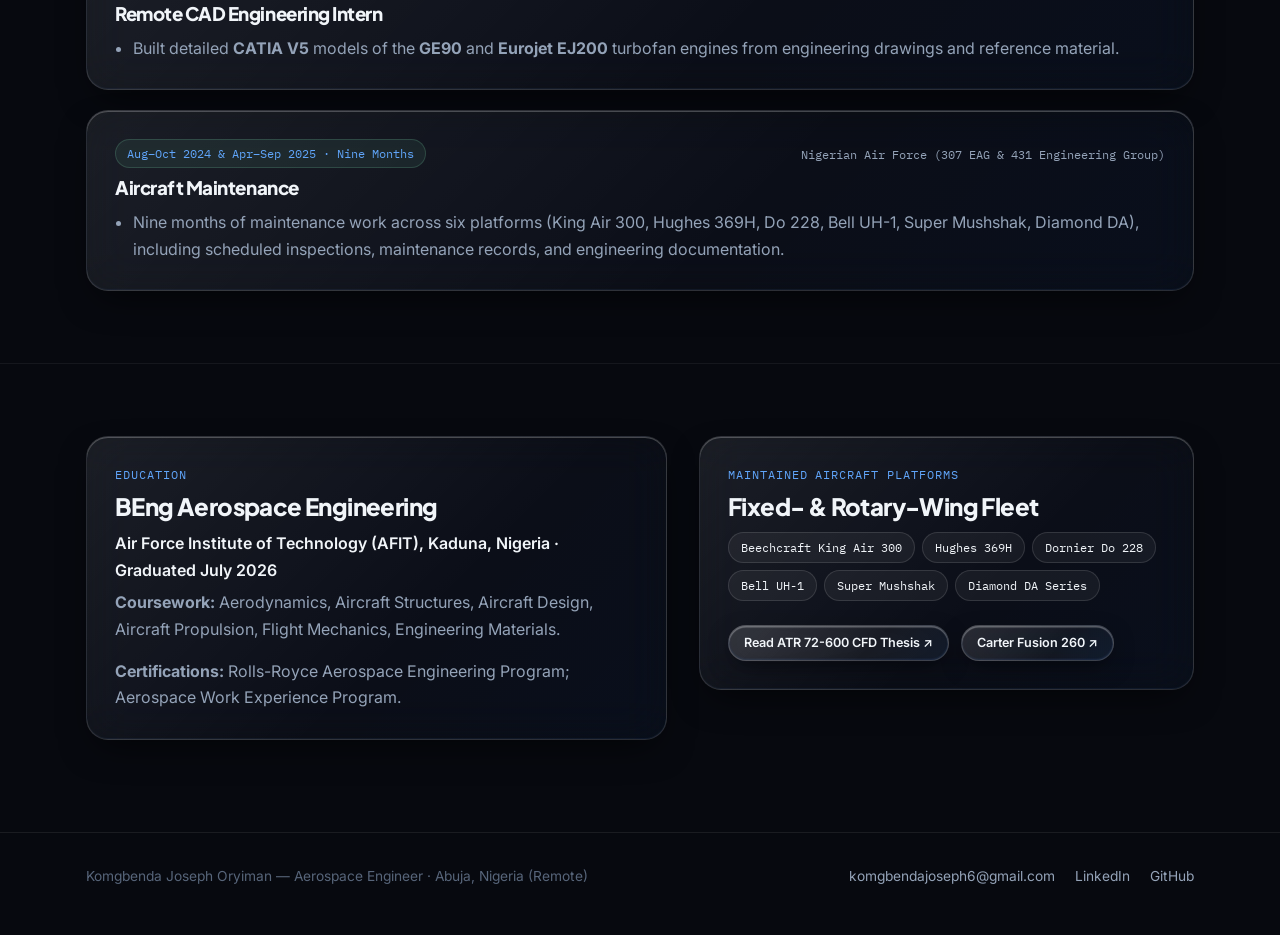
<file: resume.html>
<!DOCTYPE html>
<html lang="en">
<head>
<meta charset="UTF-8">
<meta name="viewport" content="width=device-width, initial-scale=1">
<title>Resume — Komgbenda Joseph Oryiman</title>
<meta name="description" content="Curriculum Vitae of Komgbenda Joseph Oryiman: Aerospace Engineer specialising in CFD, Aerodynamic Analysis, and CATIA V5 CAD.">
<link rel="preconnect" href="https://fonts.googleapis.com">
<link rel="preconnect" href="https://fonts.gstatic.com" crossorigin>
<link href="https://fonts.googleapis.com/css2?family=Plus+Jakarta+Sans:wght@600;700;800&family=Inter:wght@400;500;600&family=IBM+Plex+Mono:wght@400;500;600&display=swap" rel="stylesheet">
<link rel="stylesheet" href="style.css">
</head>
<body>

<canvas id="airflow-canvas"></canvas>

<div class="page-content">
  <div class="nav-shell">
    <nav class="top-pill liquid-glass">
      <a class="brand" href="index.html">
        <span class="brand-dot"></span>
        Joseph Komgbenda
      </a>
      <div class="nav-tabs">
        <a class="nav-tab" href="index.html">Home</a>
        <a class="nav-tab" href="projects.html">Projects</a>
        <a class="nav-tab" href="cad-portfolio.html">CAD Portfolio</a>
        <a class="nav-tab active" href="resume.html" aria-current="page">Resume</a>
      </div>
      <a class="liquid-btn primary sm" href="assets/resume.pdf" download>Download PDF &darr;</a>
    </nav>
  </div>

  <div class="page-head">
    <div class="wrap">
      <span class="kicker">Curriculum Vitae &middot; Abuja, Nigeria (Remote)</span>
      <h1>Komgbenda Joseph Oryiman</h1>
      <p class="lede">
        Aerospace engineer specialising in applied aerodynamics, computational fluid dynamics, and aircraft design
        analysis across the full engineering chain—from CAD and meshing to RANS solver setup and low-order aerodynamic methods.
      </p>

      <div class="glass-panel liquid-glass" style="margin-top: 24px; display: flex; justify-content: space-between; align-items: center; flex-wrap: wrap; gap: 18px;">
        <div>
          <div style="font-family: var(--font-display); font-weight: 700; font-size: 1.05rem;">Official Resume PDF</div>
          <div class="mono" style="font-size: 0.8rem; color: var(--muted);">Abuja, Nigeria (remote) &middot; +234 701 752 2777 &middot; komgbendajoseph6@gmail.com</div>
        </div>
        <div style="display: flex; gap: 10px; flex-wrap: wrap;">
          <a class="liquid-btn primary" href="assets/resume.pdf" download>Download Resume (PDF) &darr;</a>
          <a class="liquid-btn" href="assets/resume.pdf" target="_blank" rel="noopener">Open in Browser ↗</a>
        </div>
      </div>
    </div>
  </div>

  <section class="sec">
    <div class="wrap">
      <div class="sec-head">
        <div>
          <span class="sec-tag">Technical Stack</span>
          <h2>Technical Skills</h2>
        </div>
      </div>

      <ul class="result-list liquid-glass">
        <li>
          <span class="k">CFD &amp; Aerodynamics</span>
          <span class="v">ANSYS Fluent (steady RANS, k-&omega; SST), actuator-disk propeller modelling (ADMv2), take-off and OEI case setup, load post-processing</span>
        </li>
        <li>
          <span class="k">Low-Order Design</span>
          <span class="v">AVL, XFOIL, NeuralFoil, blade element momentum (BEM) analysis</span>
        </li>
        <li>
          <span class="k">Meshing &amp; Verification</span>
          <span class="v">Fluent Meshing (poly-hexcore), SpaceClaim, grid independence and Grid Convergence Index (GCI), convergence diagnosis</span>
        </li>
        <li>
          <span class="k">CAD Modelling</span>
          <span class="v">CATIA V5, SolidWorks, FreeCAD, CadQuery</span>
        </li>
        <li>
          <span class="k">Programming &amp; Tools</span>
          <span class="v">Python, Linux, ANSYS Mechanical, Microsoft Excel</span>
        </li>
        <li>
          <span class="k">Aircraft Design</span>
          <span class="v">Conceptual mass estimation, centre-of-gravity and balance analysis</span>
        </li>
      </ul>
    </div>
  </section>

  <section class="sec">
    <div class="wrap">
      <div class="sec-head">
        <div>
          <span class="sec-tag">Professional History</span>
          <h2>Experience</h2>
        </div>
      </div>

      <div style="display: grid; gap: 20px;">
        <div class="glass-panel liquid-glass">
          <div class="proj-meta">
            <span class="proj-tag">November 2026 &middot; Contract</span>
            <span class="mono" style="font-size: 0.78rem; color: var(--muted);">Turing (Remote)</span>
          </div>
          <h3>Aerospace Subject-Matter Expert (Applied Aerodynamics &amp; Design)</h3>
          <ul style="margin: 10px 0 0; padding-left: 18px; color: var(--muted);">
            <li>Authored aerospace engineering design tasks and benchmarks, each with an engineering brief, data handbook, buildable reference design, and reproducible open-source simulation.</li>
            <li>Built a tailless UAV flying-wing design task, with the reference design analysed in <b>AVL</b> using section polar data and delivered as <b>STEP AP242</b> geometry.</li>
            <li>Developed a propeller and motor matching task across multiple operating points, solved with blade element momentum (BEM) analysis.</li>
            <li>Reviewed model attempts to separate genuine engineering-reasoning errors from defects in the task itself.</li>
          </ul>
        </div>

        <div class="glass-panel liquid-glass">
          <div class="proj-meta">
            <span class="proj-tag">June 2025 – August 2025 &middot; Remote</span>
            <span class="mono" style="font-size: 0.78rem; color: var(--muted);">Dwello Aerospace</span>
          </div>
          <h3>Remote CAD Engineering Intern</h3>
          <ul style="margin: 10px 0 0; padding-left: 18px; color: var(--muted);">
            <li>Built detailed <b>CATIA V5</b> models of the <b>GE90</b> and <b>Eurojet EJ200</b> turbofan engines from engineering drawings and reference material.</li>
          </ul>
        </div>

        <div class="glass-panel liquid-glass">
          <div class="proj-meta">
            <span class="proj-tag">Aug–Oct 2024 &amp; Apr–Sep 2025 &middot; Nine Months</span>
            <span class="mono" style="font-size: 0.78rem; color: var(--muted);">Nigerian Air Force (307 EAG &amp; 431 Engineering Group)</span>
          </div>
          <h3>Aircraft Maintenance</h3>
          <ul style="margin: 10px 0 0; padding-left: 18px; color: var(--muted);">
            <li>Nine months of maintenance work across six platforms (King Air 300, Hughes 369H, Do 228, Bell UH-1, Super Mushshak, Diamond DA), including scheduled inspections, maintenance records, and engineering documentation.</li>
          </ul>
        </div>
      </div>
    </div>
  </section>

  <section class="sec">
    <div class="wrap two-col">
      <div class="glass-panel liquid-glass">
        <span class="sec-tag">Education</span>
        <h2>BEng Aerospace Engineering</h2>
        <p style="color: var(--ink); font-weight: 600; margin-bottom: 6px;">
          Air Force Institute of Technology (AFIT), Kaduna, Nigeria &middot; Graduated July 2026
        </p>
        <p>
          <b>Coursework:</b> Aerodynamics, Aircraft Structures, Aircraft Design, Aircraft Propulsion,
          Flight Mechanics, Engineering Materials.
        </p>
        <p style="margin-bottom:0;">
          <b>Certifications:</b> Rolls-Royce Aerospace Engineering Program; Aerospace Work Experience Program.
        </p>
      </div>

      <div class="glass-panel liquid-glass">
        <span class="sec-tag">Maintained Aircraft Platforms</span>
        <h2>Fixed- &amp; Rotary-Wing Fleet</h2>
        <div class="chip-row" style="margin-top: 12px;">
          <span class="glass-chip">Beechcraft King Air 300</span>
          <span class="glass-chip">Hughes 369H</span>
          <span class="glass-chip">Dornier Do 228</span>
          <span class="glass-chip">Bell UH-1</span>
          <span class="glass-chip">Super Mushshak</span>
          <span class="glass-chip">Diamond DA Series</span>
        </div>
        <div style="margin-top: 24px;">
          <a class="liquid-btn sm" href="project-atr72.html">Read ATR 72-600 CFD Thesis ↗</a>
          <a class="liquid-btn sm" href="project-carter260.html" style="margin-left: 8px;">Carter Fusion 260 ↗</a>
        </div>
      </div>
    </div>
  </section>

  <footer class="site-footer">
    <div class="wrap footer-inner">
      <p>Komgbenda Joseph Oryiman &mdash; Aerospace Engineer · Abuja, Nigeria (Remote)</p>
      <div class="footer-links">
        <a href="mailto:komgbendajoseph6@gmail.com">komgbendajoseph6@gmail.com</a>
        <a href="https://www.linkedin.com/in/joseph-komgbenda-38bb41287/" target="_blank" rel="noopener">LinkedIn</a>
        <a href="https://github.com/Joe47122" target="_blank" rel="noopener">GitHub</a>
      </div>
    </div>
  </footer>
</div>

<script src="app.js"></script>
</body>
</html>
</file>
<file: style.css>
/* ============================================================
   Komgbenda Joseph Oryiman — Aerospace Engineering Portfolio
   Design: Refined Dark Slate + Multi-Layered Liquid Glass +
   Interactive Wind-Tunnel Airflow Streamlines + Preserved Fonts
   ============================================================ */

:root {
  --bg: #07090f;
  --bg-elev: #0c101a;
  --ink: #f1f5f9;
  --muted: #94a3b8;
  --faint: #57657a;

  /* Elevated Stratosphere Ice-Blue & Brushed Titanium palette */
  --accent: #60a5fa;
  --accent-soft: rgba(96, 165, 250, 0.22);
  --accent-cyan: #38bdf8;
  --accent-dark: #06101f;

  /* Preserved active-status green for name dot, status dot, and SpaceX/UAV LED */
  --status-green: #34d399;

  /* Preserved original fonts */
  --font-display: "Plus Jakarta Sans", -apple-system, BlinkMacSystemFont, sans-serif;
  --font-body: "Inter", -apple-system, BlinkMacSystemFont, sans-serif;
  --font-mono: "IBM Plex Mono", ui-monospace, Menlo, monospace;

  --max-width: 1160px;
}

* { box-sizing: border-box; }
html { scroll-behavior: smooth; }

@media (prefers-reduced-motion: reduce) {
  html { scroll-behavior: auto; }
  * { animation-duration: 0.01ms !important; transition-duration: 0.01ms !important; }
}

body {
  margin: 0;
  background:
    radial-gradient(750px circle at 50% 8%, rgba(96, 165, 250, 0.085), transparent 65%),
    radial-gradient(620px circle at 85% 45%, rgba(56, 189, 248, 0.055), transparent 65%),
    var(--bg);
  color: var(--ink);
  font-family: var(--font-body);
  font-size: 16px;
  line-height: 1.65;
  -webkit-font-smoothing: antialiased;
  overflow-x: hidden;
  min-height: 100vh;
}

/* ============================================================
   FULL-PAGE INTERACTIVE AIRFLOW CANVAS
   ============================================================ */
#airflow-canvas {
  position: fixed;
  inset: 0;
  width: 100vw;
  height: 100vh;
  z-index: 0;
  pointer-events: none;
}

.page-content {
  position: relative;
  z-index: 1;
}

a { color: inherit; text-decoration: none; }
:focus-visible { outline: 2px solid var(--accent); outline-offset: 3px; }
img { display: block; max-width: 100%; }

.wrap, .container {
  max-width: var(--max-width);
  margin: 0 auto;
  padding: 0 26px;
}

.mono { font-family: var(--font-mono); }
.accent-text { color: var(--accent); }

h1, h2, h3, h4 {
  font-family: var(--font-display);
  font-weight: 800;
  line-height: 1.12;
  letter-spacing: -0.025em;
  color: var(--ink);
  margin: 0 0 0.45em 0;
}

p { color: var(--muted); margin: 0 0 1em 0; max-width: 65ch; }
p.lede { font-size: 1.04rem; color: var(--ink); max-width: 62ch; }

/* ============================================================
   LIQUID GLASS SURFACES & INTERACTIVE MICRO-DETAILS
   ============================================================ */
.liquid-glass {
  position: relative;
  background: linear-gradient(135deg, rgba(255,255,255,0.085) 0%, rgba(255,255,255,0.025) 60%, rgba(96,165,250,0.04) 100%);
  backdrop-filter: blur(22px) saturate(170%);
  -webkit-backdrop-filter: blur(22px) saturate(170%);
  border: 1px solid rgba(255, 255, 255, 0.13);
  box-shadow:
    0 14px 36px -12px rgba(0, 0, 0, 0.68),
    inset 0 1px 0.5px rgba(255, 255, 255, 0.24),
    inset 0 -1px 1px rgba(96, 165, 250, 0.08);
  transition: transform 0.28s cubic-bezier(0.2, 0.8, 0.2, 1),
              box-shadow 0.28s cubic-bezier(0.2, 0.8, 0.2, 1),
              border-color 0.28s ease,
              background 0.28s ease;
  overflow: hidden;
}

.liquid-glass::after {
  content: "";
  position: absolute;
  inset: 0;
  background: radial-gradient(280px circle at var(--gx, -999px) var(--gy, -999px),
              rgba(96, 165, 250, 0.16),
              rgba(255, 255, 255, 0.05) 45%,
              transparent 70%);
  opacity: 0;
  transition: opacity 0.35s ease;
  pointer-events: none;
}
.liquid-glass:hover::after { opacity: 1; }

.liquid-btn {
  position: relative;
  display: inline-flex;
  align-items: center;
  justify-content: center;
  gap: 10px;
  padding: 11px 22px;
  border-radius: 999px;
  font-family: var(--font-body);
  font-weight: 600;
  font-size: 0.9rem;
  color: var(--ink);
  cursor: pointer;
  overflow: hidden;
  background: linear-gradient(135deg, rgba(255,255,255,0.12) 0%, rgba(255,255,255,0.03) 65%, rgba(96,165,250,0.08) 100%);
  backdrop-filter: blur(20px) saturate(180%);
  -webkit-backdrop-filter: blur(20px) saturate(180%);
  border: 1px solid rgba(255, 255, 255, 0.18);
  box-shadow:
    0 8px 24px -6px rgba(0, 0, 0, 0.6),
    inset 0 1.5px 1px rgba(255, 255, 255, 0.32),
    inset 0 -1px 2px rgba(96, 165, 250, 0.14);
  transition: all 0.26s cubic-bezier(0.2, 0.85, 0.25, 1.15);
  text-decoration: none;
}
.liquid-btn::before {
  content: "";
  position: absolute;
  inset: 0;
  background: radial-gradient(110px circle at var(--mx, 50%) var(--my, 20%), rgba(255,255,255,0.28), transparent 65%);
  opacity: 0;
  transition: opacity 0.25s ease;
  pointer-events: none;
}
.liquid-btn:hover {
  transform: translateY(-2px);
  border-color: rgba(96, 165, 250, 0.52);
  box-shadow:
    0 14px 30px -8px rgba(96, 165, 250, 0.24),
    inset 0 1.5px 1.5px rgba(255, 255, 255, 0.45),
    inset 0 -1.5px 3px rgba(96, 165, 250, 0.25);
  text-decoration: none;
}
.liquid-btn:hover::before { opacity: 1; }

.liquid-btn.primary {
  background: linear-gradient(135deg, rgba(96, 165, 250, 0.36) 0%, rgba(56, 189, 248, 0.22) 100%);
  color: #f8fafc;
  border-color: rgba(96, 165, 250, 0.58);
  box-shadow:
    0 10px 28px -6px rgba(96, 165, 250, 0.26),
    inset 0 1.5px 1px rgba(255, 255, 255, 0.45);
}
.liquid-btn.primary:hover {
  background: linear-gradient(135deg, rgba(96, 165, 250, 0.5) 0%, rgba(56, 189, 248, 0.34) 100%);
  border-color: rgba(96, 165, 250, 0.85);
}

.liquid-btn.sm {
  padding: 7px 15px;
  font-size: 0.79rem;
}

.uav-toggle-btn {
  font-family: var(--font-mono);
  font-size: 0.74rem;
  padding: 7px 13px;
  gap: 7px;
  color: var(--muted);
}
.uav-toggle-btn .uav-led {
  width: 7px;
  height: 7px;
  border-radius: 50%;
  background: var(--faint);
  transition: background 0.25s ease, box-shadow 0.25s ease;
}
.uav-toggle-btn[aria-pressed="true"] {
  color: var(--ink);
  border-color: rgba(52, 211, 153, 0.45);
}
.uav-toggle-btn[aria-pressed="true"] .uav-led {
  background: var(--status-green);
  box-shadow: 0 0 9px var(--status-green);
}

/* Tactile visual glass-tap shockwave ring at click coordinates */
.glass-tap-ripple {
  position: fixed;
  width: 14px;
  height: 14px;
  margin-left: -7px;
  margin-top: -7px;
  border-radius: 50%;
  pointer-events: none;
  z-index: 9999;
  border: 1.5px solid rgba(96, 165, 250, 0.75);
  box-shadow: 0 0 12px rgba(96, 165, 250, 0.45), inset 0 0 6px rgba(255, 255, 255, 0.6);
  animation: glassTapWave 0.42s cubic-bezier(0.16, 1, 0.3, 1) forwards;
}
@keyframes glassTapWave {
  0% {
    transform: scale(0.4);
    opacity: 0.85;
  }
  100% {
    transform: scale(3.8);
    opacity: 0;
  }
}

/* ============================================================
   FLOATING LIQUID-GLASS NAVIGATION PILL
   ============================================================ */
.nav-shell {
  position: sticky;
  top: 16px;
  z-index: 60;
  padding: 0 20px;
}
nav.top-pill {
  max-width: 1120px;
  margin: 0 auto;
  border-radius: 999px;
  padding: 9px 12px 9px 22px;
  display: flex;
  align-items: center;
  justify-content: space-between;
  gap: 16px;
  flex-wrap: wrap;
}
.brand {
  font-family: var(--font-display);
  font-weight: 800;
  font-size: 1.02rem;
  letter-spacing: -0.02em;
  display: flex;
  align-items: center;
  gap: 9px;
  color: var(--ink);
}
.brand-dot {
  width: 8px;
  height: 8px;
  border-radius: 50%;
  background: var(--status-green);
  box-shadow: 0 0 10px var(--status-green);
}

.nav-tabs {
  display: flex;
  align-items: center;
  gap: 5px;
  padding: 4px;
  border-radius: 999px;
  background: rgba(255, 255, 255, 0.03);
  border: 1px solid rgba(255, 255, 255, 0.08);
  flex-wrap: wrap;
}
.nav-tab {
  position: relative;
  padding: 7px 15px;
  border-radius: 999px;
  font-size: 0.85rem;
  font-weight: 500;
  color: var(--muted);
  transition: all 0.24s cubic-bezier(0.2, 0.85, 0.25, 1.15);
}
.nav-tab:hover {
  color: var(--ink);
  transform: translateY(-1.5px);
  background: rgba(255, 255, 255, 0.07);
  box-shadow: inset 0 1px 1px rgba(255, 255, 255, 0.24);
  text-decoration: none;
}
.nav-tab.active, .nav-tab[aria-current="page"] {
  color: var(--ink);
  background: linear-gradient(135deg, rgba(255,255,255,0.14) 0%, rgba(96,165,250,0.18) 100%);
  border: 1px solid rgba(255, 255, 255, 0.22);
  box-shadow:
    0 6px 14px -4px rgba(0, 0, 0, 0.5),
    inset 0 1px 1px rgba(255, 255, 255, 0.35);
}

/* ============================================================
   HERO SECTION (CALM, SPACIOUS SEOYEON-STYLE 3D PANORAMA)
   ============================================================ */
.hero {
  padding: 18px 0 28px;
  position: relative;
}

.hero-top-meta {
  display: flex;
  justify-content: center;
  align-items: center;
  flex-wrap: wrap;
  gap: 18px;
  margin-bottom: 8px;
  font-family: var(--font-mono);
  font-size: 0.76rem;
  color: var(--muted);
}
.hero-top-meta .meta-item {
  display: inline-flex;
  align-items: center;
  gap: 8px;
}
.hero-top-meta .meta-item b {
  color: var(--ink);
  font-weight: 600;
}
.hero-top-meta .meta-divider {
  width: 1px;
  height: 13px;
  background: rgba(255, 255, 255, 0.14);
}
.pulse-dot {
  width: 7px;
  height: 7px;
  border-radius: 50%;
  background: var(--status-green);
  box-shadow: 0 0 10px var(--status-green);
}

/* Open, spacious panoramic stage (no heavy outer box clutter) */
.hero-panorama {
  position: relative;
  min-height: 530px;
  display: flex;
  flex-direction: column;
  justify-content: flex-end;
  overflow: hidden;
  border-radius: 28px;
  padding: 28px 32px 28px;
  background:
    radial-gradient(480px circle at 50% 42%, rgba(96, 165, 250, 0.10), transparent 72%);
}

/* 3D Curved Rolling Panorama of Project Screens Floating Behind the Portrait */
.hero-arc-viewport {
  position: absolute;
  left: 0;
  right: 0;
  top: 52px;
  height: 230px;
  perspective: 1200px;
  z-index: 2;
  pointer-events: auto;
}
.hero-arc-track {
  position: relative;
  width: 100%;
  height: 100%;
  transform-style: preserve-3d;
}
.arc-card {
  position: absolute;
  left: 50%;
  top: 50%;
  width: 220px;
  height: 138px;
  margin-left: -110px;
  margin-top: -69px;
  border-radius: 13px;
  overflow: hidden;
  border: 1px solid rgba(255, 255, 255, 0.2);
  background: #0b1018;
  box-shadow: 0 16px 36px -10px rgba(0, 0, 0, 0.85);
  cursor: pointer;
  will-change: transform, opacity;
  transition: border-color 0.28s ease, box-shadow 0.28s ease;
}
.arc-card img {
  width: 100%;
  height: 100%;
  object-fit: cover;
  pointer-events: none;
  transition: transform 0.45s cubic-bezier(0.2, 0.85, 0.25, 1);
}
.arc-card:hover img {
  transform: scale(1.06);
}
.arc-card .arc-cap {
  position: absolute;
  inset: auto 0 0 0;
  padding: 7px 10px;
  background: linear-gradient(180deg, transparent, rgba(5, 8, 13, 0.92));
  font-family: var(--font-mono);
  font-size: 0.66rem;
  color: var(--ink);
  letter-spacing: 0.02em;
  display: flex;
  justify-content: space-between;
  align-items: center;
  pointer-events: none;
}
.arc-card .arc-cap::after {
  content: "Open ↗";
  color: var(--accent);
  font-weight: 600;
  opacity: 0;
  transition: opacity 0.25s ease, transform 0.25s ease;
}
.arc-card:hover {
  border-color: var(--accent);
  box-shadow: 0 20px 44px -8px rgba(104, 182, 148, 0.48);
  z-index: 6;
}
.arc-card:hover .arc-cap::after {
  opacity: 1;
  transform: translateX(2px);
}

/* Foreground Studio Cutout Portrait Rising Over the 3D Arc */
.hero-portrait-center {
  position: absolute;
  left: 50%;
  bottom: 0;
  transform: translateX(-50%);
  width: clamp(280px, 32vw, 405px);
  height: 505px;
  z-index: 3;
  pointer-events: none;
  display: flex;
  align-items: flex-end;
  justify-content: center;
}
.hero-portrait-center img {
  width: 100%;
  height: 100%;
  object-fit: contain;
  object-position: bottom center;
  filter: drop-shadow(0 18px 42px rgba(0, 0, 0, 0.9));
}

/* Bottom Left Title & CTA + Bottom Right Clean Quote & Signature */
.hero-foreground-grid {
  position: relative;
  z-index: 4;
  display: grid;
  grid-template-columns: 1fr minmax(210px, 330px) 1fr;
  align-items: end;
  gap: 24px;
  width: 100%;
  pointer-events: none;
}
.hero-col-left, .hero-col-right {
  pointer-events: auto;
}
.hero-col-left {
  text-align: left;
}
.hero-greeting {
  font-family: var(--font-mono);
  font-size: 0.73rem;
  letter-spacing: 0.18em;
  text-transform: uppercase;
  color: var(--muted);
  margin-bottom: 8px;
}
.hero-col-left h1 {
  font-family: var(--font-display);
  font-weight: 800;
  font-size: clamp(2.1rem, 4vw, 3.25rem);
  line-height: 1.04;
  letter-spacing: -0.03em;
  margin: 0 0 18px;
  color: var(--ink);
}
.hero-cta-pill {
  display: inline-flex;
  align-items: center;
  gap: 12px;
  padding: 7px 22px 7px 8px;
  border-radius: 999px;
  font-weight: 600;
  font-size: 0.9rem;
}
.hero-cta-pill .arrow-circle {
  width: 34px;
  height: 34px;
  border-radius: 50%;
  background: rgba(10, 15, 22, 0.85);
  color: var(--accent);
  display: inline-flex;
  align-items: center;
  justify-content: center;
  font-size: 0.95rem;
  transition: transform 0.25s ease;
}
.hero-cta-pill:hover .arrow-circle {
  transform: translateX(2px);
}

.hero-col-right {
  text-align: left;
  justify-self: end;
  max-width: 310px;
  padding: 6px 4px;
}
.hero-quote {
  font-size: 0.9rem;
  line-height: 1.55;
  color: var(--muted);
  margin: 0 0 10px;
}
.hero-quote b {
  color: var(--ink);
  font-weight: 600;
}
.hero-signature {
  font-family: "Brush Script MT", "Segoe Script", "Lucida Handwriting", cursive;
  font-size: 1.75rem;
  color: var(--ink);
  opacity: 0.92;
  line-height: 1;
}

/* Hidden solver telemetry that reveals on hover */
.telemetry-hint {
  font-family: var(--font-mono);
  font-size: 0.68rem;
  color: var(--faint);
  opacity: 0;
  transform: translateY(4px);
  transition: all 0.28s ease;
}
.liquid-glass:hover .telemetry-hint {
  opacity: 1;
  transform: translateY(0);
  color: var(--accent);
}

/* ============================================================
   STAT STRIP
   ============================================================ */
.stats-grid {
  display: grid;
  grid-template-columns: repeat(4, 1fr);
  gap: 16px;
  margin: 30px 0 20px;
}
.stats-grid.cols-3 {
  grid-template-columns: repeat(3, 1fr);
}
.stat-card {
  border-radius: 20px;
  padding: 20px 18px;
}
.stat-card:hover {
  transform: translateY(-3px);
  border-color: rgba(104, 182, 148, 0.38);
}
.stat-top {
  display: flex;
  justify-content: space-between;
  align-items: baseline;
  gap: 8px;
}
.stat-val {
  font-family: var(--font-display);
  font-weight: 800;
  font-size: 1.85rem;
  letter-spacing: -0.03em;
  color: var(--ink);
}
.stat-val span { color: var(--accent); font-size: 1.05rem; margin-left: 3px; }
.stat-lbl {
  color: var(--muted);
  font-size: 0.83rem;
  margin-top: 6px;
}

/* ============================================================
   SECTIONS & LIQUID GLASS FILTER TABS
   ============================================================ */
section.sec, .section {
  padding: 72px 0;
  border-top: 1px solid rgba(255,255,255,0.06);
}
.sec-head {
  display: flex;
  justify-content: space-between;
  align-items: flex-end;
  flex-wrap: wrap;
  gap: 20px;
  margin-bottom: 32px;
}
.sec-tag, .kicker {
  font-family: var(--font-mono);
  font-size: 0.74rem;
  color: var(--accent);
  text-transform: uppercase;
  letter-spacing: 0.08em;
  margin-bottom: 8px;
  display: block;
}
.sec-head h2 {
  font-family: var(--font-display);
  font-weight: 800;
  font-size: clamp(1.65rem, 3vw, 2.35rem);
  letter-spacing: -0.025em;
  margin: 0;
}

.filter-bar {
  display: inline-flex;
  flex-wrap: wrap;
  gap: 6px;
  padding: 5px;
  border-radius: 999px;
}
.filter-pill {
  border: 1px solid transparent;
  background: transparent;
  color: var(--muted);
  font-family: var(--font-body);
  font-weight: 600;
  font-size: 0.83rem;
  padding: 7px 15px;
  border-radius: 999px;
  cursor: pointer;
  transition: all 0.24s cubic-bezier(0.2, 0.85, 0.25, 1.15);
}
.filter-pill:hover {
  color: var(--ink);
  transform: translateY(-1.5px);
  background: rgba(255,255,255,0.06);
}
.filter-pill.active {
  color: var(--ink);
  background: linear-gradient(135deg, rgba(104, 182, 148, 0.35) 0%, rgba(93, 156, 179, 0.25) 100%);
  border-color: rgba(104, 182, 148, 0.55);
  box-shadow: inset 0 1px 1px rgba(255,255,255,0.35);
}

/* ============================================================
   PROJECT SHOWCASE GRID
   ============================================================ */
.proj-grid {
  display: grid;
  grid-template-columns: repeat(2, 1fr);
  gap: 22px;
}
.proj-card {
  border-radius: 22px;
  padding: 15px;
  display: flex;
  flex-direction: column;
  gap: 15px;
}
.proj-card:hover {
  transform: translateY(-4px);
  border-color: rgba(104, 182, 148, 0.38);
}
.proj-card.wide { grid-column: 1 / -1; }
.proj-thumb {
  position: relative;
  border-radius: 15px;
  overflow: hidden;
  aspect-ratio: 16 / 10;
  background: #05070b;
  border: 1px solid rgba(255,255,255,0.08);
}
.proj-card.wide .proj-thumb { aspect-ratio: 21 / 9; }
.proj-thumb img {
  width: 100%;
  height: 100%;
  object-fit: cover;
  transition: transform 0.6s cubic-bezier(0.2, 0.8, 0.2, 1);
}
.proj-card:hover .proj-thumb img { transform: scale(1.035); }

.proj-body { padding: 2px 6px 6px; display: flex; flex-direction: column; flex: 1; }
.proj-meta {
  display: flex;
  justify-content: space-between;
  align-items: center;
  gap: 10px;
  margin-bottom: 10px;
  flex-wrap: wrap;
}
.proj-tag {
  font-family: var(--font-mono);
  font-size: 0.72rem;
  color: var(--accent);
  padding: 4px 11px;
  border-radius: 999px;
  background: rgba(104, 182, 148, 0.1);
  border: 1px solid rgba(104, 182, 148, 0.24);
}
.proj-body h3 {
  font-family: var(--font-display);
  font-size: 1.22rem;
  margin: 0 0 8px;
}
.proj-body p {
  margin: 0 0 14px;
  color: var(--muted);
  font-size: 0.91rem;
}
.chip-list, .chip-row { display: flex; flex-wrap: wrap; gap: 7px; margin-top: auto; }
.glass-chip, .chip {
  font-family: var(--font-mono);
  font-size: 0.72rem;
  color: var(--ink);
  padding: 5px 12px;
  border-radius: 999px;
  background: rgba(255,255,255,0.05);
  border: 1px solid rgba(255,255,255,0.12);
  transition: border-color 0.25s ease, color 0.25s ease, transform 0.2s ease;
}
.liquid-glass:hover .glass-chip, .chip:hover {
  border-color: rgba(104, 182, 148, 0.38);
}

/* ============================================================
   INTERACTIVE EXPERIENCE TABS
   ============================================================ */
.exp-layout {
  display: grid;
  grid-template-columns: 310px 1fr;
  gap: 22px;
  align-items: start;
}
.exp-tab-list {
  display: flex;
  flex-direction: column;
  gap: 10px;
}
.exp-tab-btn {
  text-align: left;
  padding: 15px 18px;
  border-radius: 18px;
  cursor: pointer;
  color: var(--muted);
  font-family: var(--font-body);
}
.exp-tab-btn:hover {
  color: var(--ink);
  transform: translateX(4px);
}
.exp-tab-btn.active {
  color: var(--ink);
  border-color: rgba(104, 182, 148, 0.45);
  background: linear-gradient(135deg, rgba(104,182,148,0.16) 0%, rgba(255,255,255,0.04) 100%);
}
.exp-tab-btn .when {
  display: block;
  font-family: var(--font-mono);
  font-size: 0.72rem;
  color: var(--accent);
  margin-bottom: 3px;
}
.exp-tab-btn strong {
  display: block;
  font-family: var(--font-display);
  font-size: 0.96rem;
}
.exp-panel {
  border-radius: 22px;
  padding: 28px;
  display: none;
}
.exp-panel.active { display: block; }
.exp-panel h3 {
  font-family: var(--font-display);
  font-size: 1.35rem;
  margin: 4px 0 6px;
}
.exp-panel .org {
  font-family: var(--font-mono);
  font-size: 0.82rem;
  color: var(--accent);
  margin-bottom: 16px;
}
.exp-panel ul {
  margin: 0;
  padding-left: 18px;
  color: var(--muted);
}
.exp-panel li { margin-bottom: 10px; }
.exp-panel li b { color: var(--ink); }

/* ============================================================
   01 / 02 / 03 WORKFLOW PROCESS
   ============================================================ */
.process-grid {
  display: grid;
  grid-template-columns: repeat(3, 1fr);
  gap: 20px;
}
.process-card {
  border-radius: 22px;
  padding: 26px;
}
.process-card:hover {
  transform: translateY(-3px);
  border-color: rgba(104, 182, 148, 0.38);
}
.process-num {
  font-family: var(--font-display);
  font-weight: 800;
  font-size: 2.8rem;
  line-height: 1;
  color: rgba(104, 182, 148, 0.75);
  margin-bottom: 12px;
  transition: color 0.25s ease, transform 0.25s ease;
}
.process-card:hover .process-num {
  color: var(--accent);
  transform: translateX(3px);
}
.process-card h3 {
  font-family: var(--font-display);
  font-size: 1.12rem;
  margin: 0 0 8px;
}
.process-card p {
  margin: 0;
  color: var(--muted);
  font-size: 0.88rem;
}

/* ============================================================
   SECONDARY PAGES: HEADERS, TWO-COL, SPEC TABLES, GALLERIES
   ============================================================ */
.page-head {
  padding: 52px 0 28px;
}
.page-head h1 {
  font-size: clamp(2rem, 4.2vw, 3.1rem);
  max-width: 24ch;
  margin-bottom: 14px;
}
.status-note {
  display: inline-flex;
  align-items: center;
  gap: 8px;
  font-family: var(--font-mono);
  font-size: 0.76rem;
  color: var(--accent);
  background: rgba(104, 182, 148, 0.12);
  border: 1px solid rgba(104, 182, 148, 0.3);
  padding: 6px 14px;
  border-radius: 999px;
}

.two-col {
  display: grid;
  grid-template-columns: 1.08fr 0.92fr;
  gap: 32px;
  align-items: start;
}

.glass-panel {
  border-radius: 22px;
  padding: 28px;
}

.result-list {
  list-style: none;
  margin: 16px 0 0;
  padding: 0;
  border-radius: 18px;
  overflow: hidden;
  border: 1px solid rgba(255, 255, 255, 0.12);
  background: rgba(255, 255, 255, 0.03);
}
.result-list li {
  display: grid;
  grid-template-columns: 165px 1fr;
  gap: 16px;
  padding: 13px 18px;
  border-bottom: 1px solid rgba(255, 255, 255, 0.07);
}
.result-list li:last-child { border-bottom: none; }
.result-list li:nth-child(even) { background: rgba(255, 255, 255, 0.02); }
.result-list .k {
  font-family: var(--font-mono);
  color: var(--ink);
  font-weight: 500;
  font-size: 0.84rem;
}
.result-list .v {
  color: var(--muted);
  font-size: 0.9rem;
}

/* Gallery with Interactive Lightbox Zoom */
.gallery {
  display: grid;
  grid-template-columns: repeat(2, 1fr);
  gap: 18px;
  margin-top: 24px;
}
.gallery figure {
  margin: 0;
  border-radius: 20px;
  overflow: hidden;
  cursor: zoom-in;
}
.gallery figure img {
  width: 100%;
  aspect-ratio: 4 / 3;
  object-fit: cover;
  transition: transform 0.55s cubic-bezier(0.2, 0.8, 0.2, 1);
}
.gallery figure:hover img {
  transform: scale(1.035);
}
.gallery figcaption {
  padding: 12px 16px;
  font-family: var(--font-mono);
  font-size: 0.78rem;
  color: var(--muted);
  border-top: 1px solid rgba(255, 255, 255, 0.08);
  display: flex;
  justify-content: space-between;
  align-items: center;
}
.gallery .wide { grid-column: 1 / -1; }
.gallery .wide img { aspect-ratio: 16 / 8; }

/* Lightbox modal */
.lightbox-backdrop {
  position: fixed;
  inset: 0;
  z-index: 120;
  background: rgba(5, 8, 12, 0.88);
  backdrop-filter: blur(18px);
  display: none;
  align-items: center;
  justify-content: center;
  padding: 28px;
  cursor: zoom-out;
}
.lightbox-backdrop.open { display: flex; }
.lightbox-inner {
  max-width: 1080px;
  max-height: 90vh;
  border-radius: 22px;
  padding: 14px;
  display: flex;
  flex-direction: column;
  gap: 10px;
}
.lightbox-inner img {
  max-height: 78vh;
  width: auto;
  margin: 0 auto;
  border-radius: 14px;
  object-fit: contain;
}
.lightbox-caption {
  font-family: var(--font-mono);
  font-size: 0.82rem;
  color: var(--muted);
  text-align: center;
}

/* ============================================================
   FOOTER CTA & FOOTER
   ============================================================ */
.cta-box {
  border-radius: 26px;
  padding: 50px 34px;
  text-align: center;
  margin: 30px 0 44px;
}
.cta-box h2 {
  font-family: var(--font-display);
  font-weight: 800;
  font-size: clamp(1.85rem, 3.8vw, 2.85rem);
  letter-spacing: -0.03em;
  margin: 0 0 12px;
}
.cta-box p {
  color: var(--muted);
  max-width: 50ch;
  margin: 0 auto 24px;
}
.cta-actions {
  display: flex;
  justify-content: center;
  flex-wrap: wrap;
  gap: 12px;
}

.site-footer {
  border-top: 1px solid rgba(255, 255, 255, 0.08);
  padding: 32px 0 48px;
  margin-top: 20px;
}
.footer-inner {
  display: flex;
  justify-content: space-between;
  align-items: center;
  flex-wrap: wrap;
  gap: 14px;
}
.footer-inner p {
  margin: 0;
  font-size: 0.86rem;
  color: var(--faint);
}
.footer-links {
  display: flex;
  gap: 20px;
  font-size: 0.86rem;
}
.footer-links a { color: var(--muted); }
.footer-links a:hover { color: var(--accent); }

@media (max-width: 920px) {
  .hero-foreground-grid, .proj-grid, .exp-layout, .process-grid, .two-col {
    grid-template-columns: 1fr;
  }
  .hero-panorama {
    min-height: 640px;
    padding: 26px 22px;
  }
  .hero-portrait-center {
    position: relative;
    left: auto;
    transform: none;
    margin: 110px auto -20px;
    height: 360px;
  }
  .hero-col-right {
    justify-self: start;
    max-width: 100%;
  }
  .stats-grid, .stats-grid.cols-3 {
    grid-template-columns: 1fr 1fr;
  }
  nav.top-pill {
    border-radius: 22px;
    padding: 12px 16px;
  }
}
@media (max-width: 600px) {
  .stats-grid, .stats-grid.cols-3, .gallery {
    grid-template-columns: 1fr;
  }
  .result-list li {
    grid-template-columns: 1fr;
    gap: 4px;
  }
}
</file>
